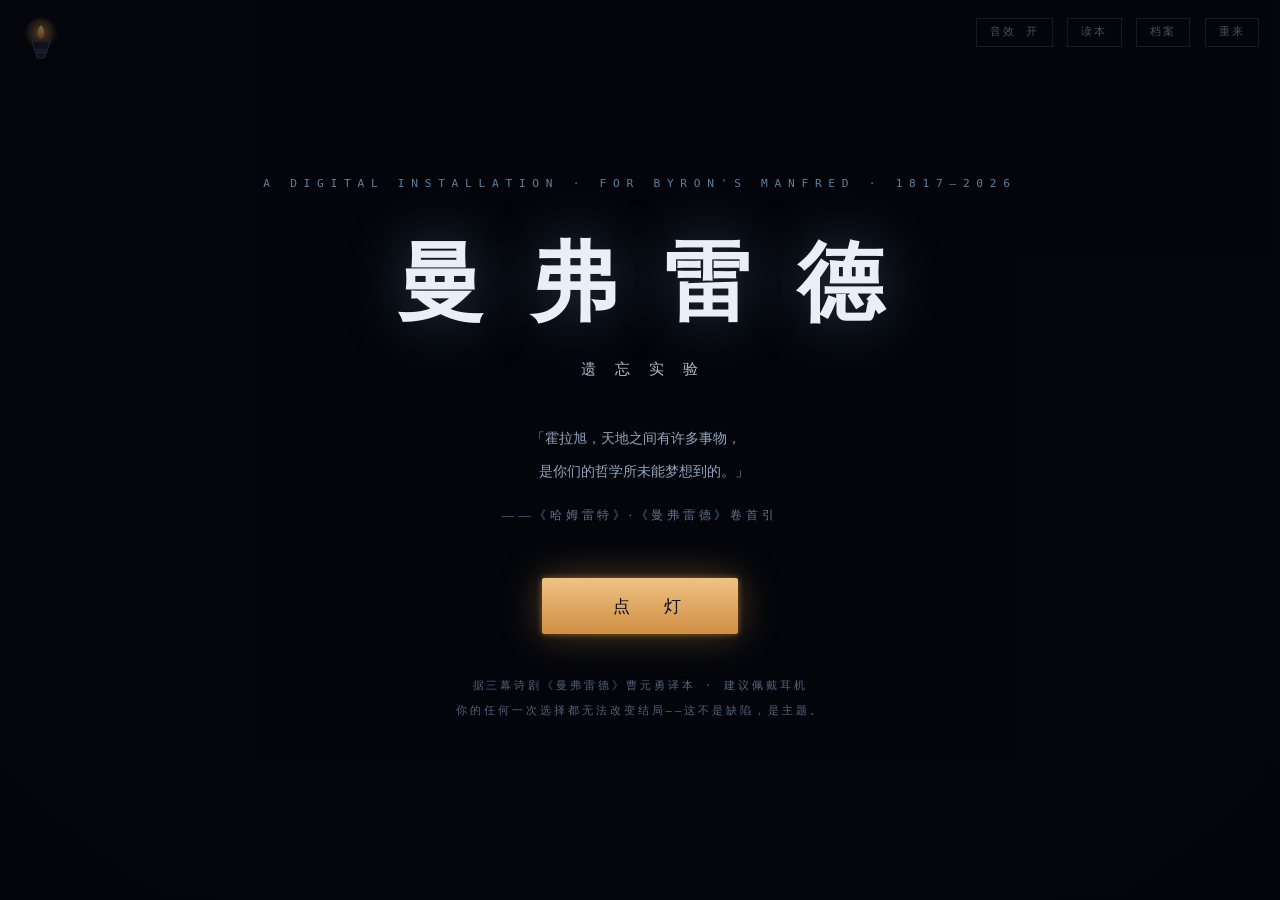
<file: index.html>
<!DOCTYPE html>
<html lang="zh-CN">
<head>
<meta charset="UTF-8">
<meta name="viewport" content="width=device-width, initial-scale=1.0">
<title>曼弗雷德：遗忘实验 · 剧场与展馆</title>
<meta name="description" content="以拜伦《曼弗雷德》（曹元勇译）为锚点的数字美术馆：剧场《遗忘实验》与展馆《午夜，一盏灯》——同一部诗剧的两次空间化。">
<link rel="stylesheet" href="assets/css/installation.css">
</head>
<body class="installation">

<canvas id="stage" aria-hidden="true"></canvas>
<div id="vignette" aria-hidden="true"></div>

<!-- 油灯 HUD -->
<div id="lamp-hud" aria-hidden="true">
  <svg viewBox="0 0 40 46" width="40" height="46">
    <defs>
      <radialGradient id="lh-halo" cx="50%" cy="42%" r="50%">
        <stop offset="0%" stop-color="#e8a24b" stop-opacity=".8"/>
        <stop offset="100%" stop-color="#e8a24b" stop-opacity="0"/>
      </radialGradient>
      <linearGradient id="lh-flame" x1="0" y1="1" x2="0" y2="0">
        <stop offset="0%" stop-color="#c96f2e"/>
        <stop offset="55%" stop-color="#eebb72"/>
        <stop offset="100%" stop-color="#f8e3ae"/>
      </linearGradient>
    </defs>
    <circle class="halo" cx="20" cy="18" r="17" fill="url(#lh-halo)"/>
    <path class="flame" d="M20 8 C24.6 14, 24.2 19, 20 22 C15.8 19, 15.4 14, 20 8 Z" fill="url(#lh-flame)"/>
    <path d="M11 24 h18 l-2.4 9 h-13.2 Z" fill="#1b2233" stroke="#41506b" stroke-width="1"/>
    <rect x="13" y="33" width="14" height="3" fill="#2a3450"/>
    <path d="M15 36 h10 l-1.4 5 h-7.2 Z" fill="#1b2233" stroke="#41506b" stroke-width="1"/>
  </svg>
</div>

<!-- HUD -->
<div id="hud">
  <button id="audio-toggle" class="hud-btn" type="button">音效 开</button>
  <a class="hud-btn" href="read.html">读本</a>
  <a class="hud-btn" href="atlas.html">档案</a>
  <button id="restart-btn" class="hud-btn" type="button">重来</button>
</div>

<!-- 竖排幕次 -->
<div id="scene-title" aria-live="polite"></div>

<!-- 剧场 -->
<main id="theater">
  <div id="text-column" aria-live="polite"></div>
</main>

<div id="choices" role="group" aria-label="选择"></div>
<div id="advance-hint">轻触 · 继续</div>

<!-- 入场门：点灯 → 门厅 -->
<div id="gate">
  <div id="gate-front">
    <div class="eyebrow">A DIGITAL INSTALLATION · FOR BYRON'S MANFRED · 1817—2026</div>
    <h1>曼弗雷德</h1>
    <div class="sub">遗 忘 实 验</div>
    <p class="epigraph">
      「霍拉旭，天地之间有许多事物，<br>
      <span class="hang-end">是你们的哲学所未能梦想到的。」</span>
      <span class="src">——《哈姆雷特》·《曼弗雷德》卷首引</span>
    </p>
    <button id="light-btn" type="button">点 灯</button>
    <div class="fine">
      据三幕诗剧《曼弗雷德》曹元勇译本 · 建议佩戴耳机<br>
      你的任何一次选择都无法改变结局——这不是缺陷，是主题。
    </div>
  </div>

  <div id="foyer" class="hidden">
    <div class="eyebrow">门 厅 · 灯 已 点 亮</div>
    <p class="thesis">
      同一部诗剧的两次空间化——<br>
      一次在时间里发生，一次在空间里重演。<br>
      两扇门通向同一个结局：你的任何选择都无法改变它。
    </p>
    <div class="doors">
      <a class="door" id="door-theater" href="#theater-door">
        <span class="door-no">其一 · 剧场</span>
        <span class="door-name">遗忘实验</span>
        <span class="door-desc">三幕交互叙事 · 生成音景<br>约十余分钟 · 灯焰伴你至终幕</span>
        <span class="door-go">入 戏</span>
      </a>
      <a class="door door-museum" id="door-museum" href="exhibition.html">
        <span class="door-no">其二 · 展馆</span>
        <span class="door-name">午夜，一盏灯</span>
        <span class="door-desc">九厅展线 · 随行灯卡逐厅变暗<br>约 15–20 分钟 · 脚印留在雪里</span>
        <span class="door-go">步 入</span>
      </a>
    </div>
    <div class="wing">
      <a href="read.html">读本<span>曹元勇译全剧 · 联动目次</span></a>
      <a href="essays.html">文集<span>六篇解读</span></a>
      <a href="atlas.html">档案<span>两百年回声</span></a>
    </div>
  </div>
</div>

<script src="assets/js/audio.js"></script>
<script src="assets/js/scenes.js"></script>
<script src="assets/js/installation.js"></script>
</body>
</html>
</file>
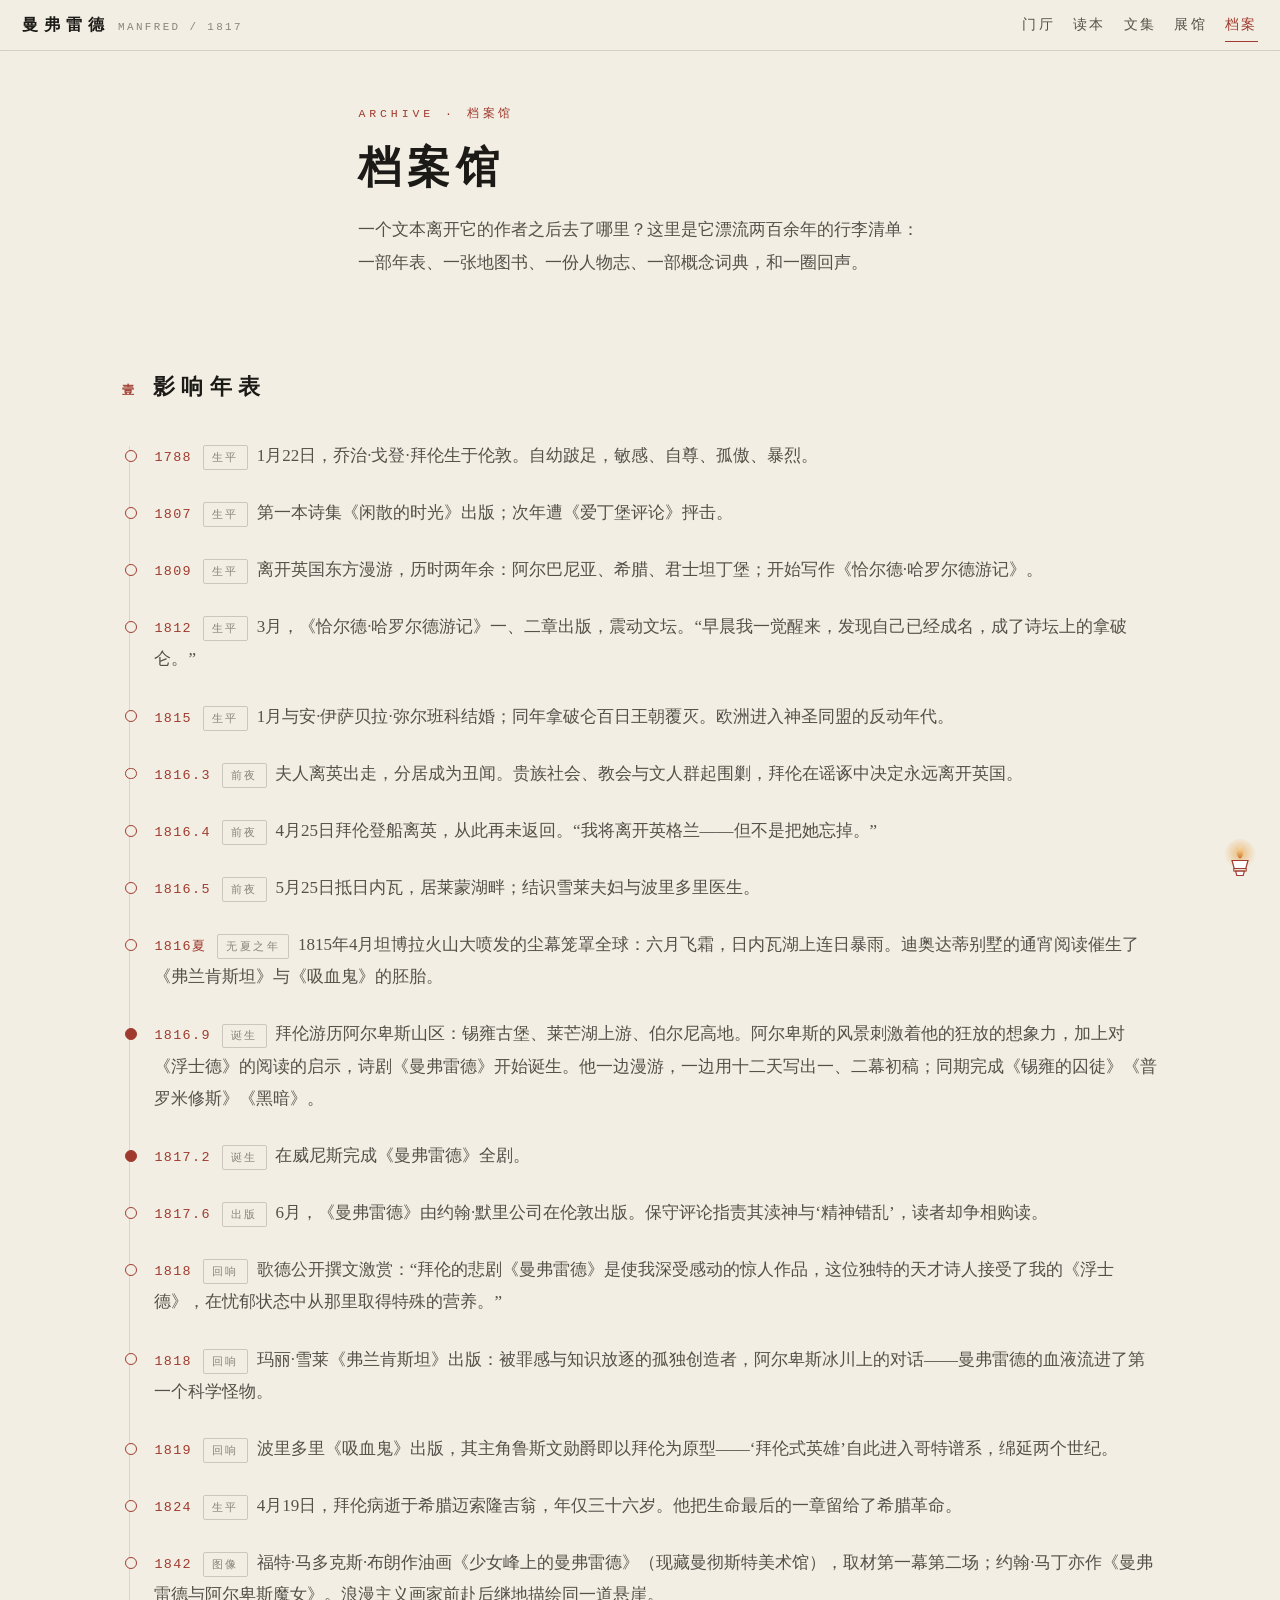
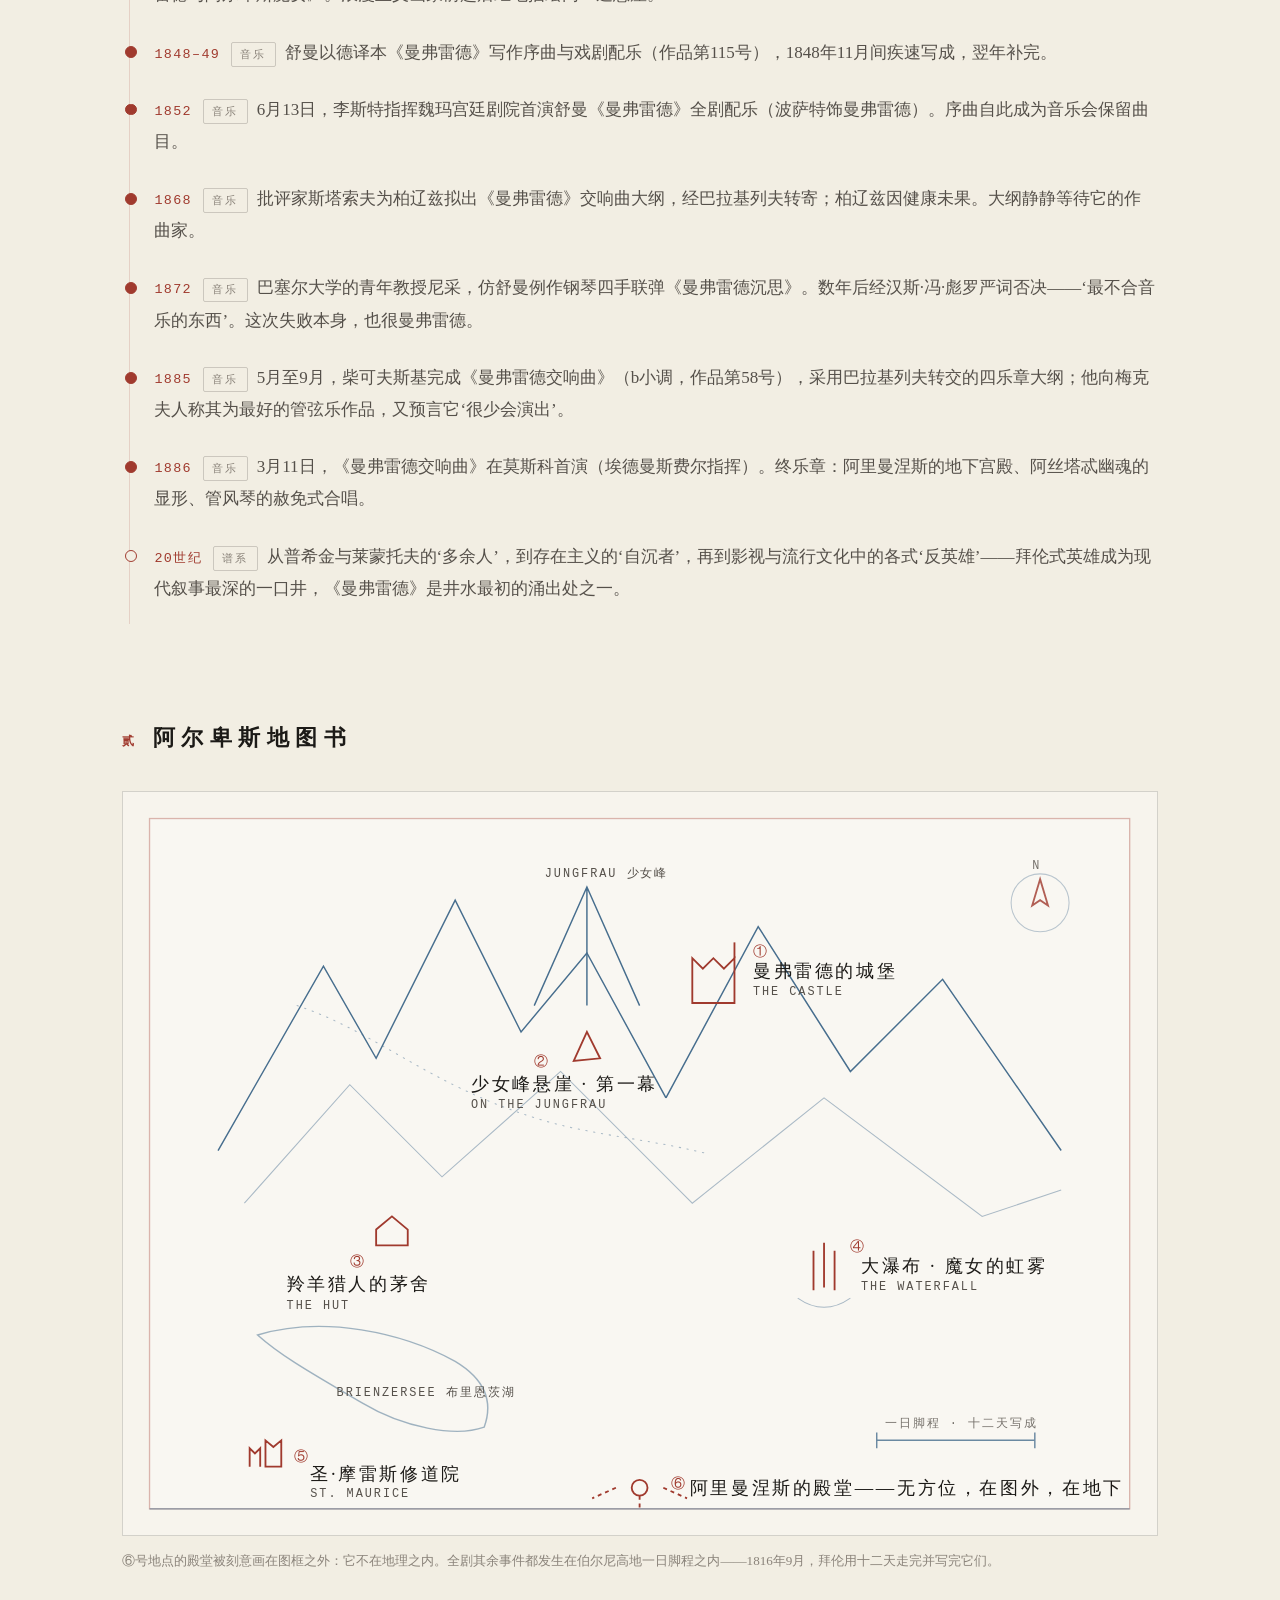
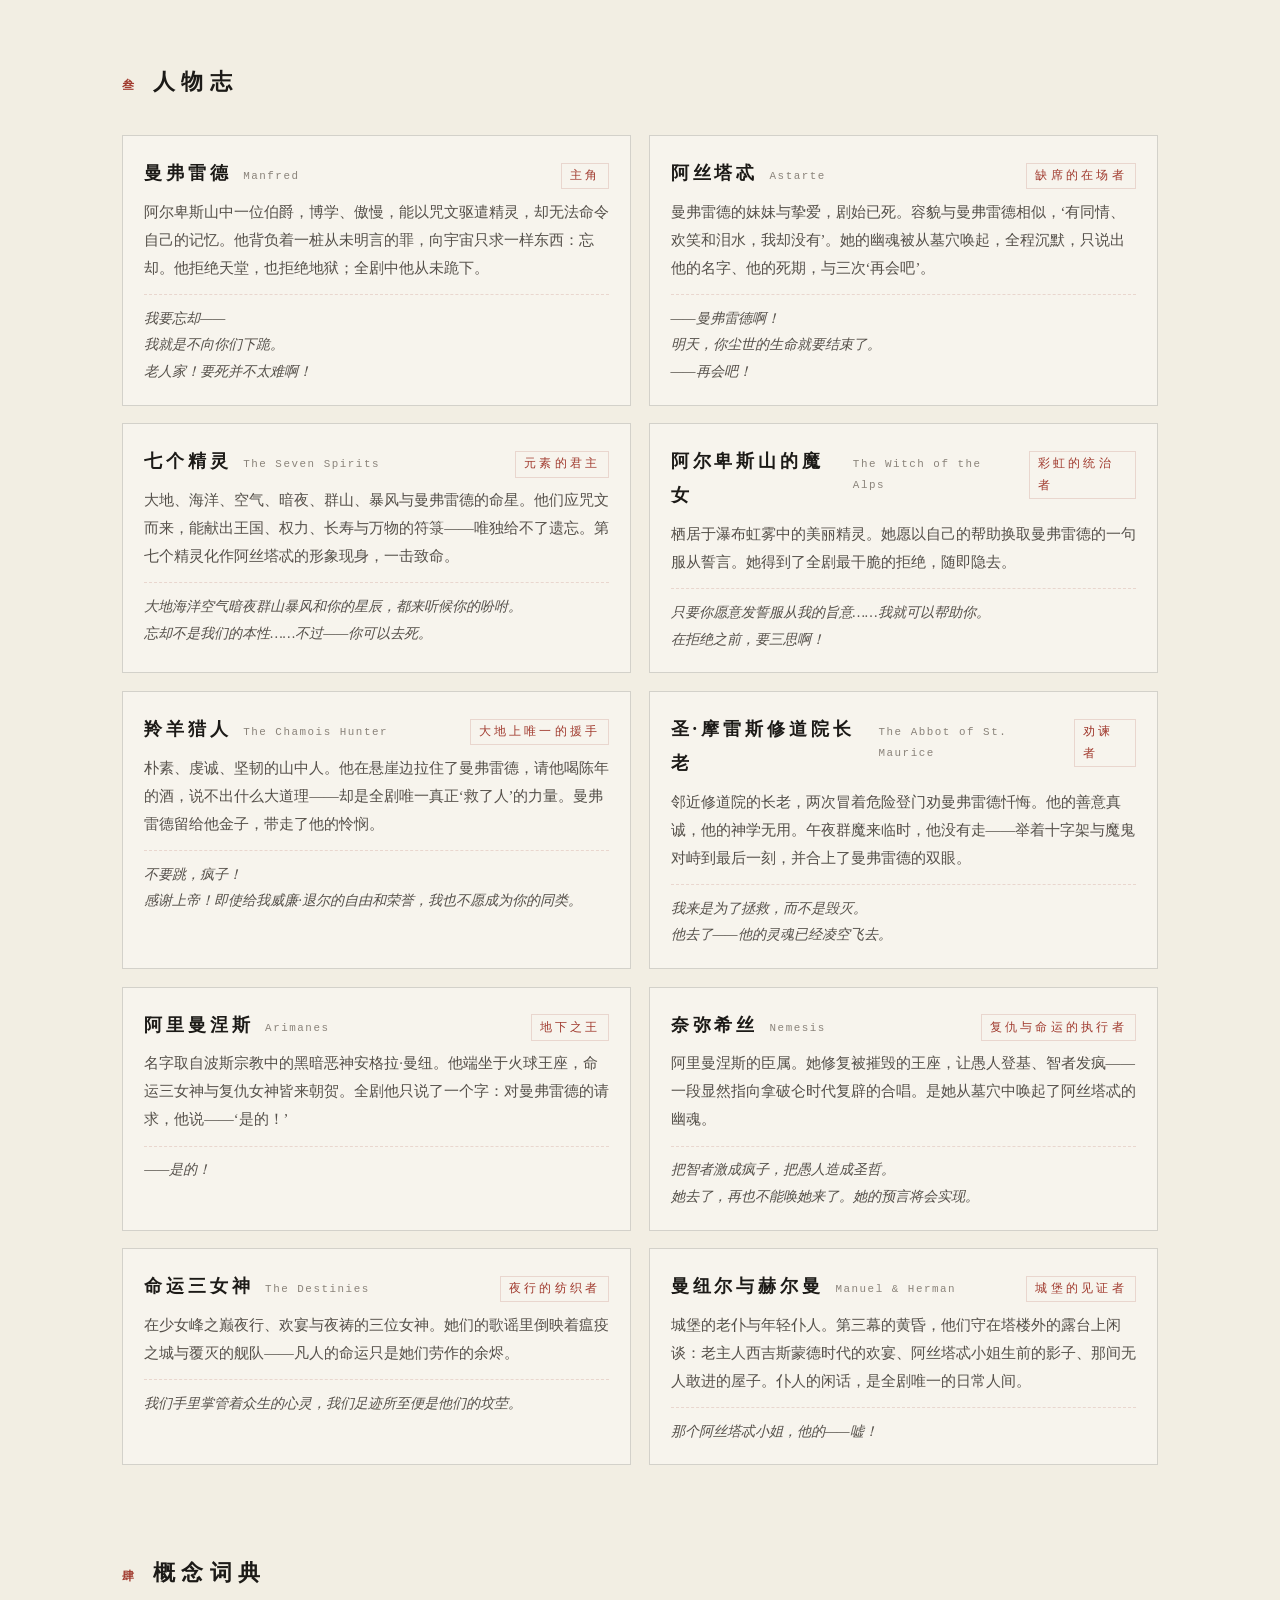
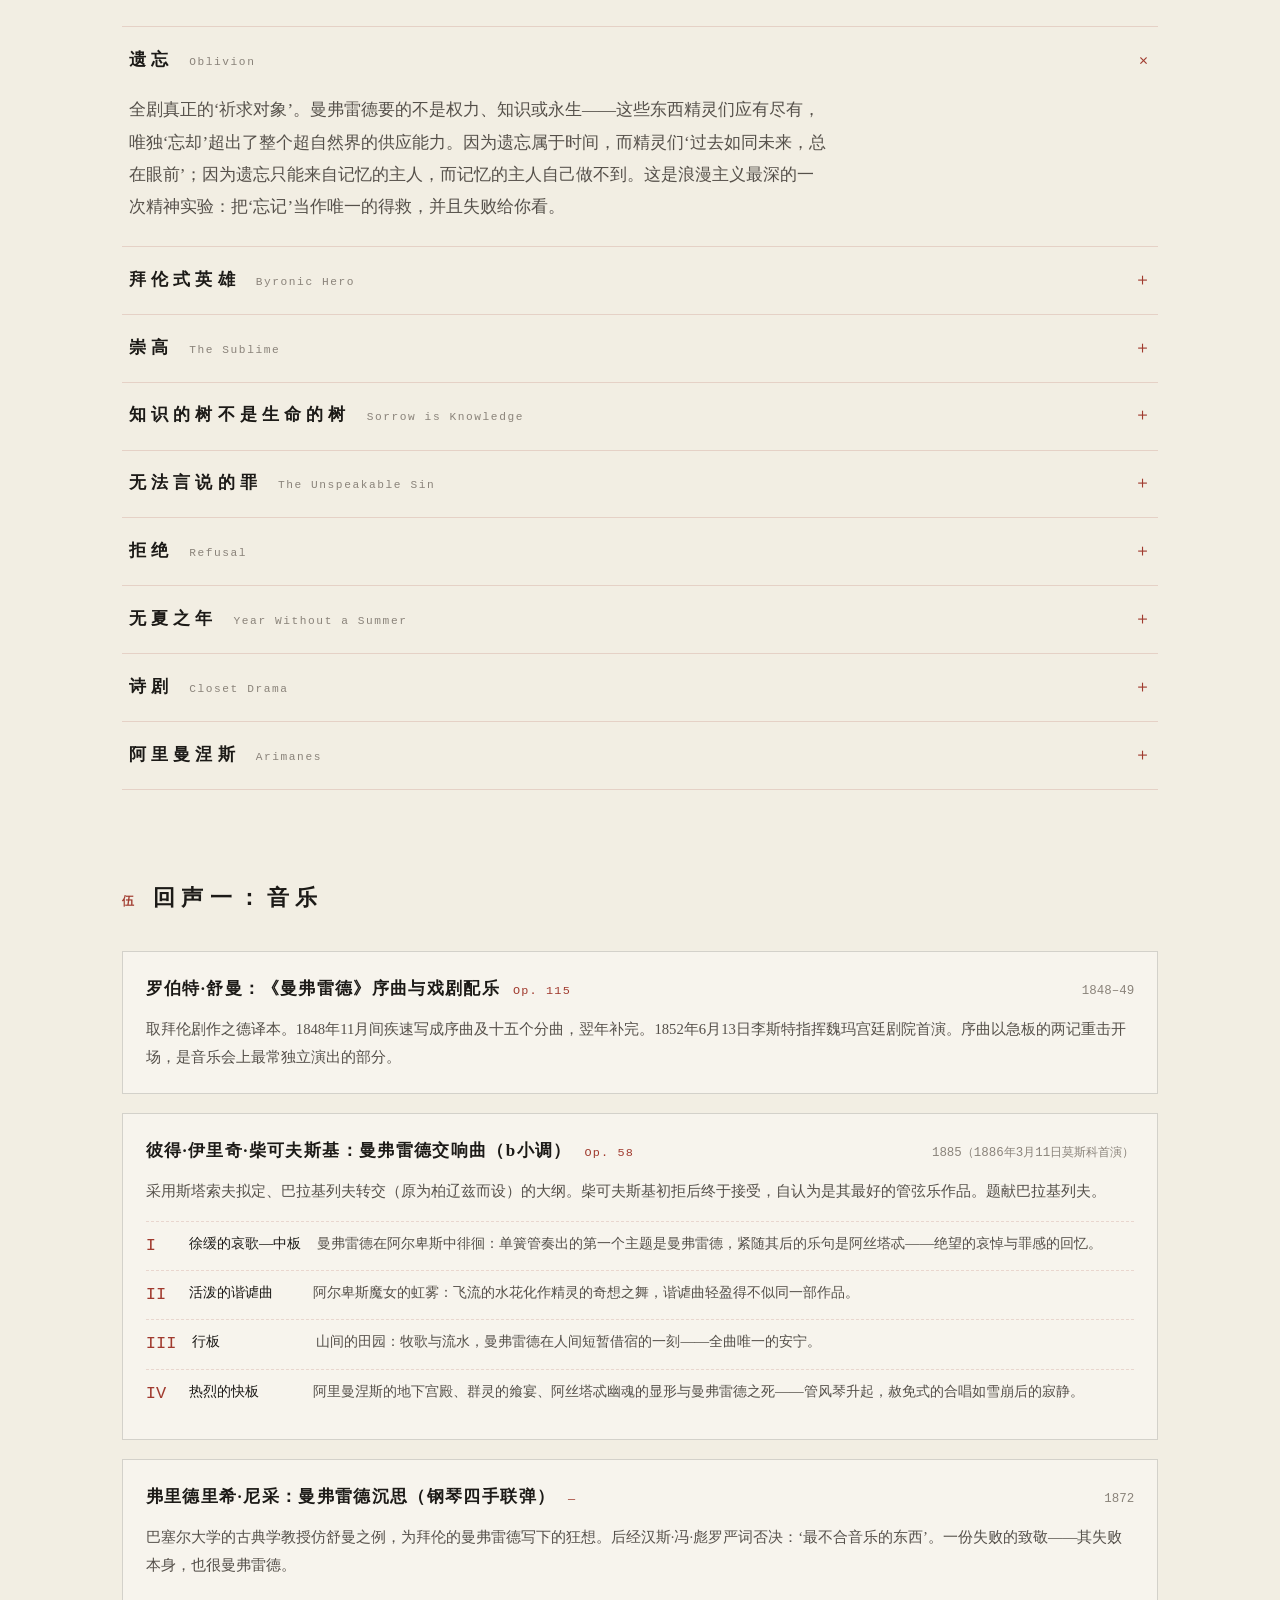
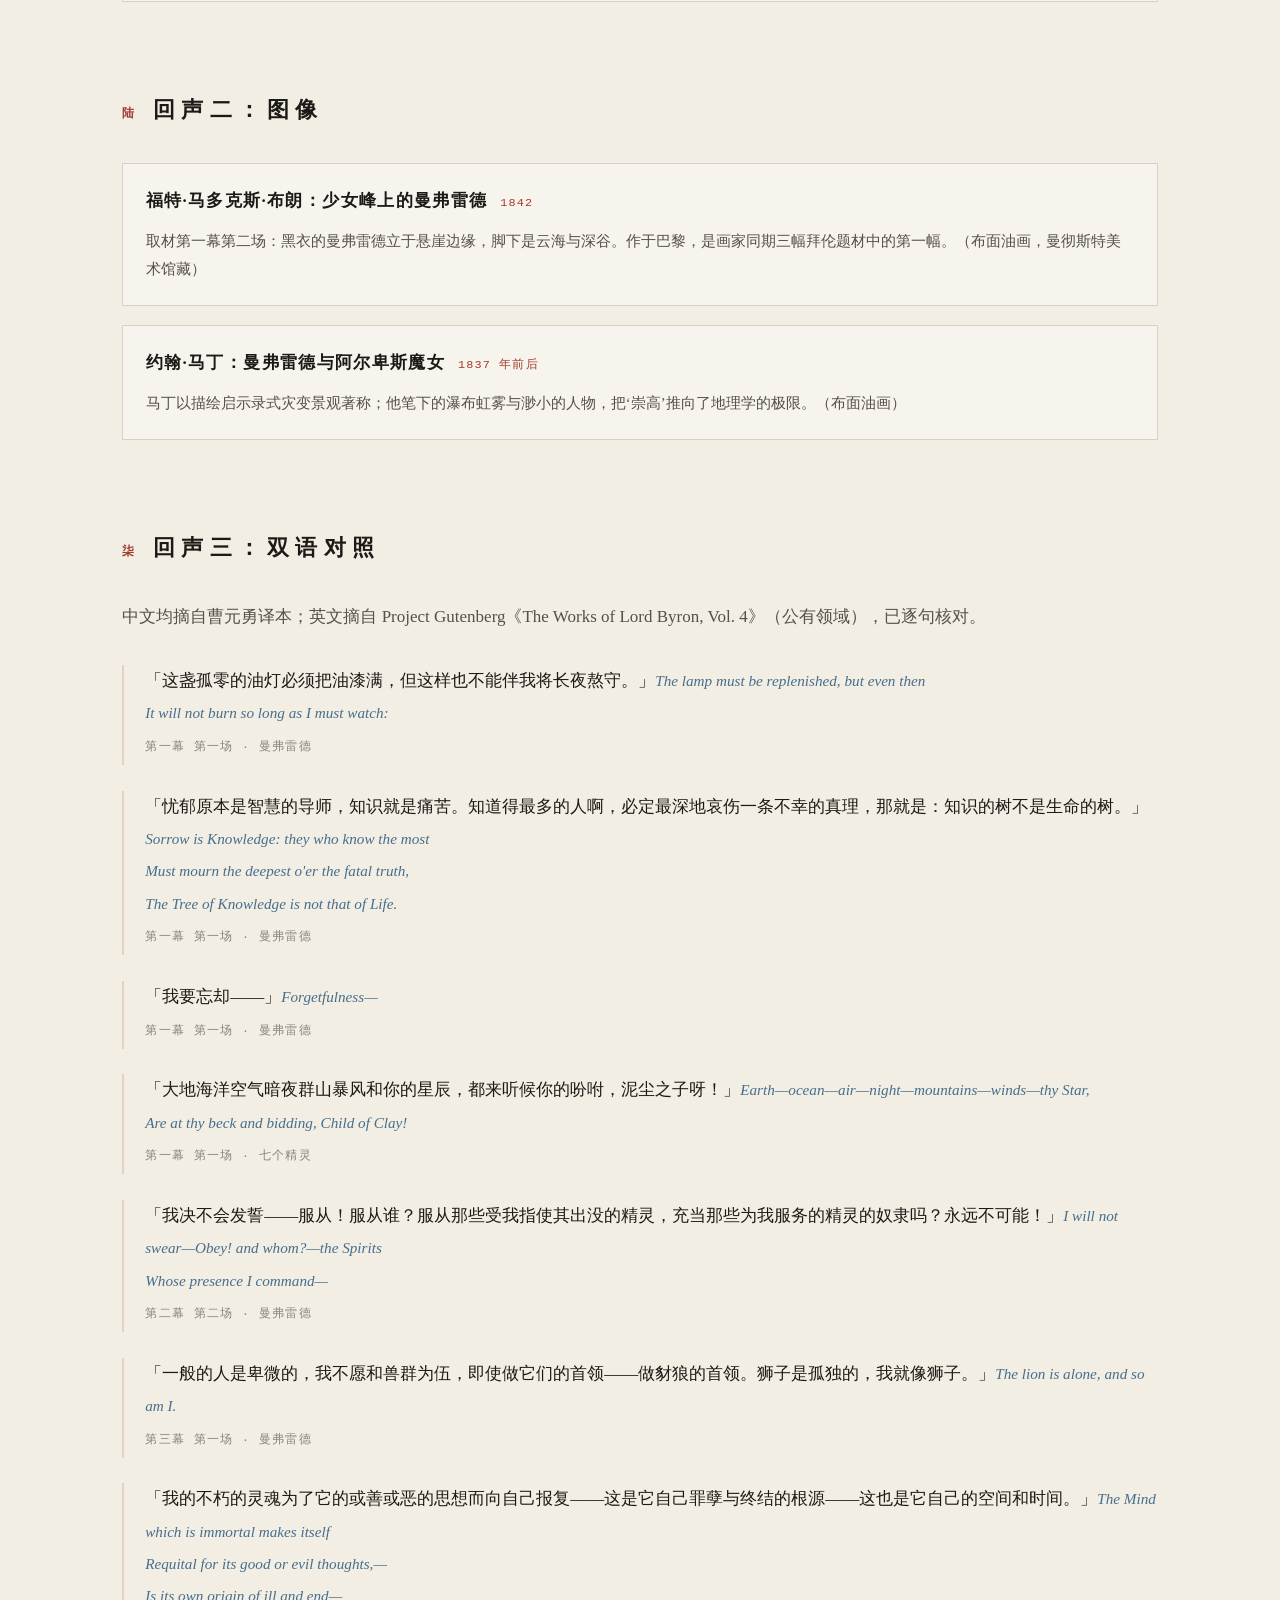
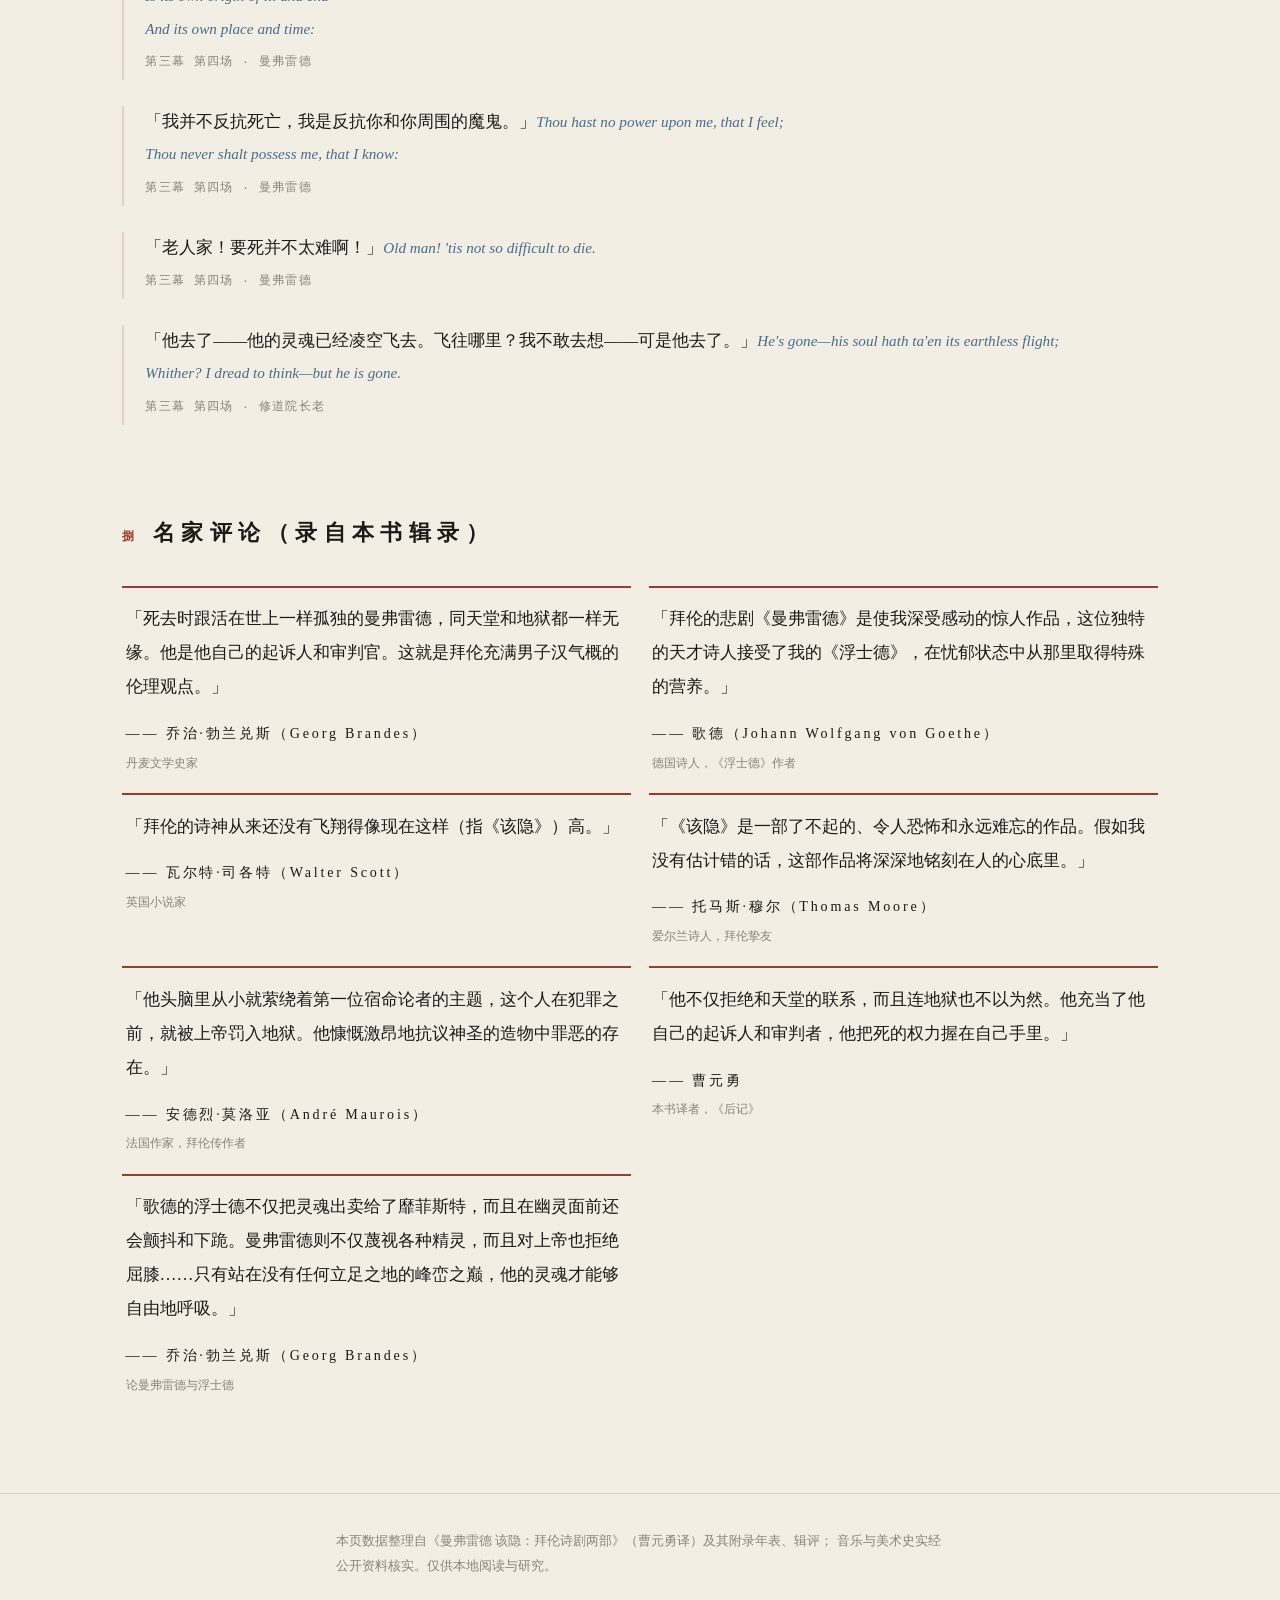
<file: atlas.html>
<!DOCTYPE html>
<html lang="zh-CN">
<head>
<meta charset="UTF-8">
<meta name="viewport" content="width=device-width, initial-scale=1.0">
<title>档案馆 · 曼弗雷德：遗忘实验</title>
<meta name="description" content="《曼弗雷德》影响年表、阿尔卑斯地图书、人物志、概念词典、名家评论与双语对照。">
<link rel="stylesheet" href="assets/css/site.css">
</head>
<body>
<header class="site-nav">
  <a class="brand" href="index.html"><span class="cn">曼弗雷德</span><span class="en">MANFRED / 1817</span></a>
  <nav>
    <a href="index.html">门厅</a>
    <a href="read.html">读本</a>
    <a href="essays.html">文集</a>
    <a href="exhibition.html">展馆</a>
    <a href="atlas.html" aria-current="page">档案</a>
  </nav>
</header>

<div class="page-head">
  <div class="eyebrow">ARCHIVE · 档案馆</div>
  <h1>档案馆</h1>
  <p class="lede">一个文本离开它的作者之后去了哪里？这里是它漂流两百余年的行李清单：一部年表、一张地图书、一份人物志、一部概念词典，和一圈回声。</p>
</div>

<!-- ================= 年表 ================= -->
<section class="atlas-section" id="sec-timeline">
  <h2><span class="no">壹</span>影响年表</h2>
  <ul class="timeline" id="timeline"></ul>
</section>

<!-- ================= 地图 ================= -->
<section class="atlas-section" id="sec-map">
  <h2><span class="no">贰</span>阿尔卑斯地图书</h2>
  <div class="map-wrap">
    <svg viewBox="0 0 760 540" role="img" aria-label="《曼弗雷德》事件地图书：伯尔尼阿尔卑斯">
      <defs>
        <style>
          .ink { stroke: #476e8e; fill: none; stroke-width: 1.1; }
          .ink-soft { stroke: #476e8e; opacity: .45; fill: none; stroke-width: .8; }
          .lbl { font-family: "Noto Serif SC","Songti SC","STSong",serif; fill: #1c1a17; font-size: 14px; letter-spacing: 2px; }
          .lbl-sm { font-family: ui-monospace,Menlo,monospace; fill: #55504a; font-size: 9px; letter-spacing: 1.5px; }
          .mark-no { font-family: ui-monospace,Menlo,monospace; fill: #a03a2e; font-size: 11px; }
          .mark { fill: none; stroke: #a03a2e; stroke-width: 1.4; }
        </style>
      </defs>
      <rect x="8" y="8" width="744" height="524" fill="rgba(255,255,255,.25)" stroke="#a03a2e" stroke-opacity=".35" stroke-width="1"/>

      <!-- 冰川与湖 -->
      <path class="ink-soft" d="M120 150 C180 170, 220 210, 300 235 C340 248, 380 250, 430 262" stroke-dasharray="1 5" stroke-linecap="round"/>
      <path class="ink" d="M90 400 C140 385, 200 398, 240 420 C260 432, 270 448, 262 470 C240 478, 200 470, 170 452 C140 434, 110 418, 90 400 Z" opacity=".5"/>
      <text class="lbl-sm" x="150" y="446">BRIENZERSEE 布里恩茨湖</text>

      <!-- 山脊群 -->
      <path class="ink" d="M60 260 L140 120 L180 190 L240 70 L290 170 L340 110 L400 220"/>
      <path class="ink" d="M400 220 L470 90 L540 200 L610 130 L700 260"/>
      <path class="ink-soft" d="M80 300 L160 210 L230 280 L320 200 L420 300 L520 220 L640 310 L700 290"/>

      <!-- 少女峰三峰 -->
      <path class="ink" d="M300 150 L340 60 L380 150 M340 60 L340 150" />
      <text class="lbl-sm" x="308" y="52">JUNGFRAU 少女峰</text>

      <!-- ① 城堡 -->
      <g>
        <path class="mark" d="M420 148 l0 -34 l8 8 l8 -8 l8 8 l8 -8 l0 34 Z"/>
        <line class="mark" x1="452" y1="114" x2="452" y2="102"/>
        <text class="mark-no" x="466" y="112">①</text>
        <text class="lbl" x="466" y="128">曼弗雷德的城堡</text>
        <text class="lbl-sm" x="466" y="142">THE CASTLE</text>
      </g>

      <!-- ② 悬崖（跳崖处） -->
      <g>
        <path class="mark" d="M340 170 l10 20 l-20 2 Z"/>
        <text class="mark-no" x="300" y="196">②</text>
        <text class="lbl" x="252" y="214">少女峰悬崖 · 第一幕</text>
        <text class="lbl-sm" x="252" y="228">ON THE JUNGFRAU</text>
      </g>

      <!-- ③ 猎人茅舍 -->
      <g>
        <path class="mark" d="M180 320 l12 -10 l12 10 l0 12 l-24 0 Z"/>
        <text class="mark-no" x="160" y="348">③</text>
        <text class="lbl" x="112" y="366">羚羊猎人的茅舍</text>
        <text class="lbl-sm" x="112" y="380">THE HUT</text>
      </g>

      <!-- ④ 瀑布与魔女 -->
      <g>
        <path class="mark" d="M520 330 c0 14, 0 22, 0 34 M512 336 c0 12, 0 20, 0 30 M528 336 c0 12, 0 20, 0 30"/>
        <path class="ink-soft" d="M500 372 q20 14, 40 0"/>
        <text class="mark-no" x="540" y="336">④</text>
        <text class="lbl" x="548" y="352">大瀑布 · 魔女的虹雾</text>
        <text class="lbl-sm" x="548" y="366">THE WATERFALL</text>
      </g>

      <!-- ⑤ 修道院 -->
      <g>
        <path class="mark" d="M96 500 l0 -20 l6 5 l6 -5 l0 20 Z M84 500 l0 -14 l4 4 l4 -4 l0 14"/>
        <text class="mark-no" x="118" y="496">⑤</text>
        <text class="lbl" x="130" y="510">圣·摩雷斯修道院</text>
        <text class="lbl-sm" x="130" y="523">ST. MAURICE</text>
      </g>

      <!-- ⑥ 阿里曼涅斯殿堂：画在地图边界之外的地底 -->
      <g>
        <path class="ink" d="M8 532 l744 0" opacity=".6"/>
        <circle class="mark" cx="380" cy="516" r="6"/>
        <path class="mark" d="M380 522 l0 10 M362 516 l-18 8 M398 516 l18 8" stroke-dasharray="3 3"/>
        <text class="mark-no" x="404" y="516">⑥</text>
        <text class="lbl" x="418" y="521">阿里曼涅斯的殿堂——无方位，在图外，在地下</text>
      </g>

      <!-- 罗盘与比例尺 -->
      <g opacity=".8">
        <circle class="ink-soft" cx="684" cy="72" r="22"/>
        <path class="mark" d="M684 54 l6 20 l-6 -4 l-6 4 Z"/>
        <text class="lbl-sm" x="678" y="46">N</text>
      </g>
      <g opacity=".8">
        <line class="ink" x1="560" y1="480" x2="680" y2="480"/>
        <line class="ink" x1="560" y1="474" x2="560" y2="486"/>
        <line class="ink" x1="680" y1="474" x2="680" y2="486"/>
        <text class="lbl-sm" x="566" y="470">一日脚程 · 十二天写成</text>
      </g>
    </svg>
  </div>
  <p class="map-note">⑥号地点的殿堂被刻意画在图框之外：它不在地理之内。全剧其余事件都发生在伯尔尼高地一日脚程之内——1816年9月，拜伦用十二天走完并写完它们。</p>
</section>

<!-- ================= 人物志 ================= -->
<section class="atlas-section" id="sec-people">
  <h2><span class="no">叁</span>人物志</h2>
  <div class="people-grid" id="people"></div>
</section>

<!-- ================= 概念词典 ================= -->
<section class="atlas-section" id="sec-concepts">
  <h2><span class="no">肆</span>概念词典</h2>
  <div class="concept-list" id="concepts"></div>
</section>

<!-- ================= 音乐与图像 ================= -->
<section class="atlas-section" id="sec-music">
  <h2><span class="no">伍</span>回声一：音乐</h2>
  <div id="music"></div>
</section>

<section class="atlas-section" id="sec-paintings">
  <h2><span class="no">陆</span>回声二：图像</h2>
  <div id="paintings"></div>
</section>

<!-- ================= 双语对照 ================= -->
<section class="atlas-section" id="sec-bilingual">
  <h2><span class="no">柒</span>回声三：双语对照</h2>
  <p class="lede" style="margin-bottom:2rem; color: var(--ink-soft);">中文均摘自曹元勇译本；英文摘自 Project Gutenberg《The Works of Lord Byron, Vol. 4》（公有领域），已逐句核对。</p>
  <div class="bilingual-list" id="bilingual"></div>
</section>

<!-- ================= 名家评论 ================= -->
<section class="atlas-section" id="sec-critics">
  <h2><span class="no">捌</span>名家评论（录自本书辑录）</h2>
  <div class="critics" id="critics"></div>
</section>

<footer class="site-footer">
  <div class="inner">
    本页数据整理自《曼弗雷德 该隐：拜伦诗剧两部》（曹元勇译）及其附录年表、辑评；
    音乐与美术史实经公开资料核实。仅供本地阅读与研究。
  </div>
</footer>

<button class="lamp-widget" id="lamp-widget" title="回到顶部" aria-label="回到顶部">
  <svg viewBox="0 0 44 44" width="44" height="44">
    <defs>
      <radialGradient id="lw-halo3" cx="50%" cy="45%" r="50%">
        <stop offset="0%" stop-color="#e8a24b" stop-opacity=".65"/>
        <stop offset="100%" stop-color="#e8a24b" stop-opacity="0"/>
      </radialGradient>
      <linearGradient id="lw-flame3" x1="0" y1="1" x2="0" y2="0">
        <stop offset="0%" stop-color="#c96f2e"/>
        <stop offset="55%" stop-color="#eebb72"/>
        <stop offset="100%" stop-color="#f8e3ae"/>
      </linearGradient>
    </defs>
    <circle class="halo" cx="22" cy="17" r="16" fill="url(#lw-halo3)"/>
    <path class="flame" d="M22 8 C26.2 13.4, 25.8 18, 22 20.8 C18.2 18, 17.8 13.4, 22 8 Z" fill="url(#lw-flame3)"/>
    <path d="M14 22.5 h16 l-2.2 8 h-11.6 Z" fill="#fff" stroke="#a03a2e" stroke-width="1.2"/>
    <rect x="15.8" y="30.5" width="12.4" height="2.6" fill="#e9e3d3" stroke="#a03a2e" stroke-width="1"/>
    <path d="M17.6 33.1 h8.8 l-1.2 4.4 h-6.4 Z" fill="#fff" stroke="#a03a2e" stroke-width="1.2"/>
  </svg>
</button>

<script src="assets/js/data-curator.js"></script>
<script>
(function () {
  "use strict";
  const C = window.CURATOR;
  const $ = (s) => document.querySelector(s);
  const esc = (s) => s.replace(/&/g, "&amp;").replace(/</g, "&lt;").replace(/>/g, "&gt;");

  /* 年表 */
  $("#timeline").innerHTML = C.timeline.map(e =>
    '<li class="' + (e.tag === "诞生" || e.tag === "音乐" ? "major" : "") + '">' +
    '<span class="yr">' + esc(e.year) + '</span><span class="tag">' + esc(e.tag) + '</span>' +
    '<p>' + esc(e.text) + '</p></li>').join("");

  /* 人物 */
  $("#people").innerHTML = C.characters.map(p =>
    '<article class="person-card"><header><h3>' + esc(p.name) + '</h3>' +
    '<span class="latin">' + esc(p.latin) + '</span><span class="role">' + esc(p.role) + '</span></header>' +
    '<p>' + esc(p.who) + '</p>' +
    '<div class="p-line">' + p.lines.map(l => '<em>' + esc(l) + '</em>').join("<br>") + '</div></article>').join("");

  /* 概念 */
  $("#concepts").innerHTML = C.concepts.map((c, i) =>
    '<details' + (i === 0 ? " open" : "") + '><summary><span class="term">' + esc(c.term) + '</span>' +
    '<span class="latin">' + esc(c.latin) + '</span><span class="plus">＋</span></summary>' +
    '<div class="body">' + esc(c.text) + '</div></details>').join("");

  /* 音乐 */
  $("#music").innerHTML = C.musicworks.map(w =>
    '<article class="work-card"><header><h3>' + esc(w.composer) + '：' + esc(w.work) + '</h3>' +
    '<span class="catalog">' + esc(w.catalog) + '</span><span class="year">' + esc(w.year) + '</span></header>' +
    '<p>' + esc(w.note) + '</p>' +
    (w.movements ? '<ul class="mv">' + w.movements.map(m =>
      '<li><span class="no">' + esc(m.no) + '</span><span class="tempo">' + esc(m.tempo) + '</span><span class="txt">' + esc(m.text) + '</span></li>').join("") + '</ul>' : "") +
    '</article>').join("");

  /* 图像 */
  $("#paintings").innerHTML = C.paintings.map(p =>
    '<article class="work-card"><header><h3>' + esc(p.artist) + '：' + esc(p.title) + '</h3>' +
    '<span class="catalog">' + esc(p.year) + '</span></header><p>' + esc(p.note) + '（' + esc(p.where) + '）</p></article>').join("");

  /* 双语 */
  const byId = Object.fromEntries(C.quotes.map(q => [q.id, q]));
  $("#bilingual").innerHTML = C.bilingual.map(id => {
    const q = byId[id];
    if (!q) return "";
    return '<div class="pair"><p class="zh">「' + esc(q.zh) + '」' +
      (q.en ? '<span class="en">' + esc(q.en).replace(/\//g, "<br>") + '</span>' : "") +
      '<span class="ref">第' + "一二三"[q.act - 1] + '幕 第' + "一二三四"[q.scene - 1] + '场 · ' + esc(q.who) + '</span></div>';
  }).join("");

  /* 名家评论 */
  $("#critics").innerHTML = C.critics.map(c =>
    '<div class="critic-card"><blockquote>「' + esc(c.text) + '」</blockquote>' +
    '<span class="who">—— ' + esc(c.who) + (c.latin ? '（' + esc(c.latin) + '）' : '') + '</span>' +
    '<span class="where">' + esc(c.where) + '</span></div>').join("");

  /* 油灯 */
  const lamp = document.getElementById("lamp-widget");
  lamp.addEventListener("click", () => window.scrollTo({ top: 0, behavior: "smooth" }));
})();
</script>
</body>
</html>
</file>
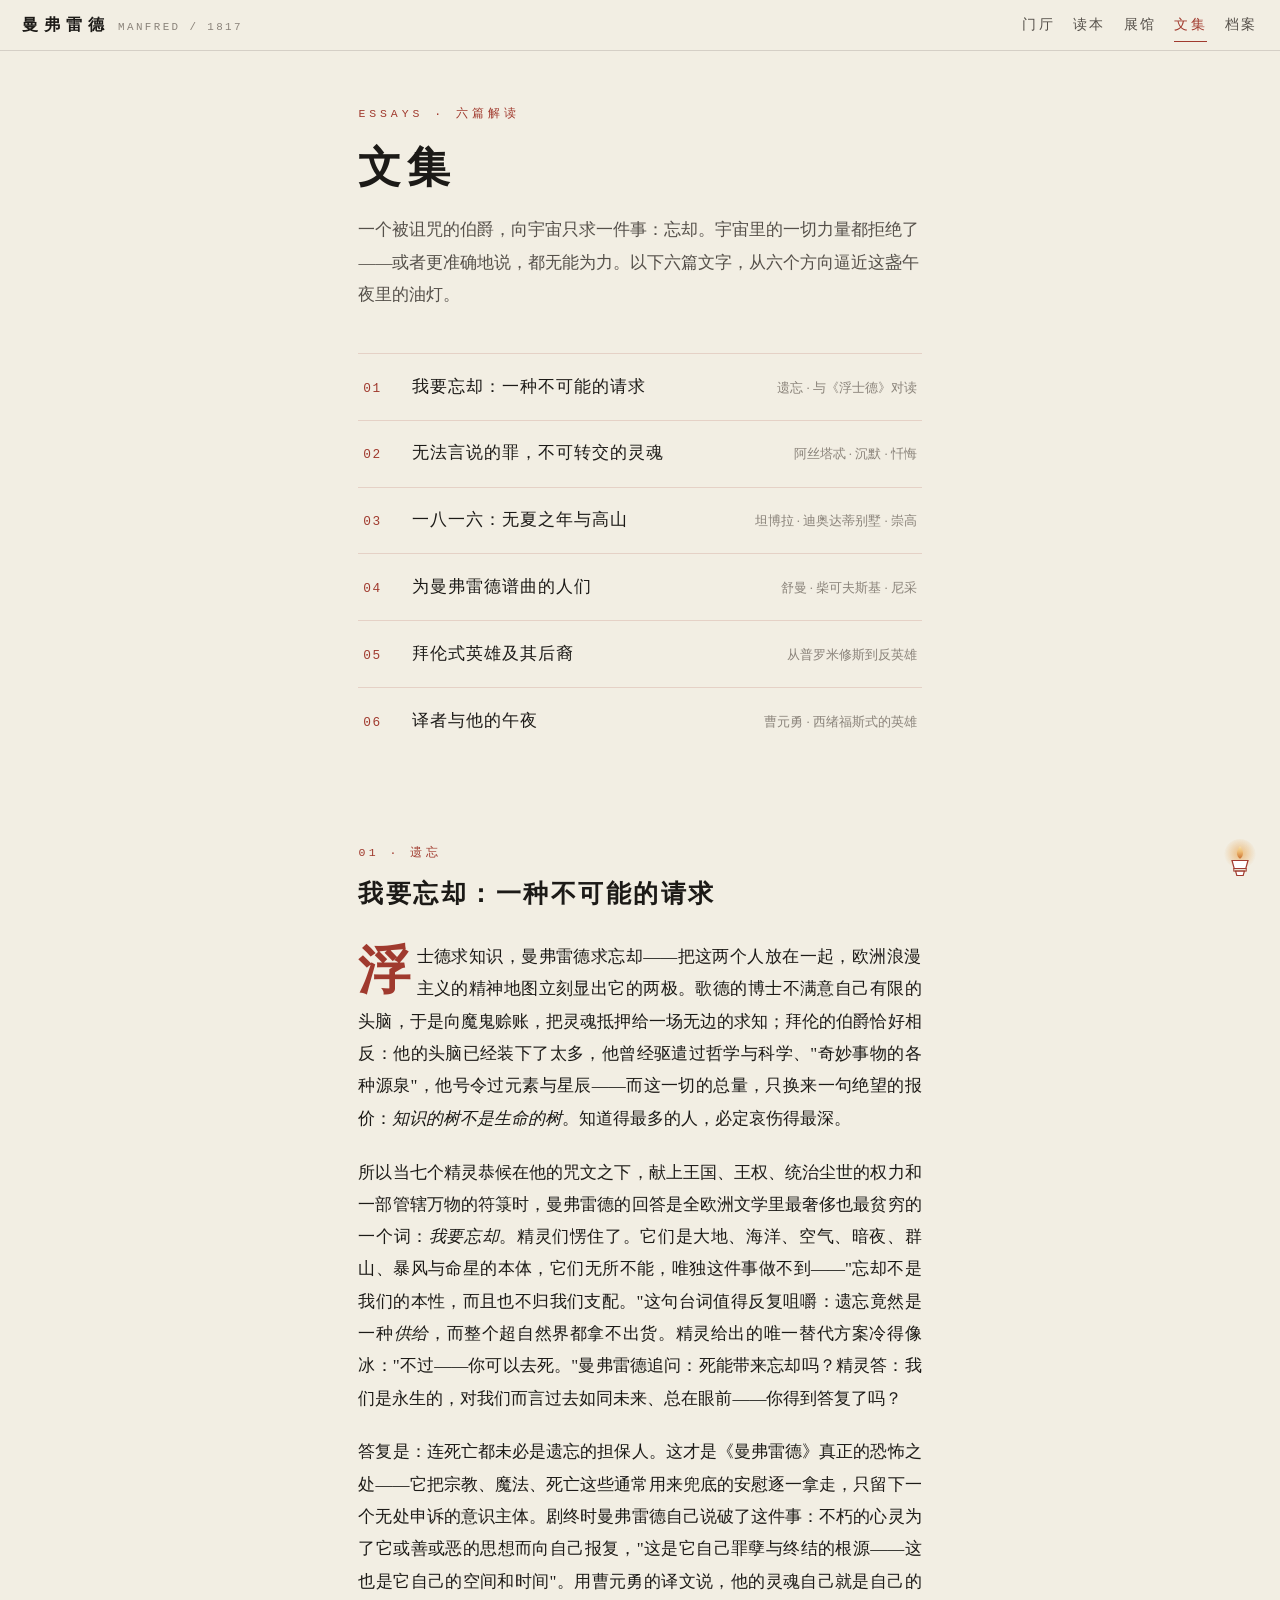
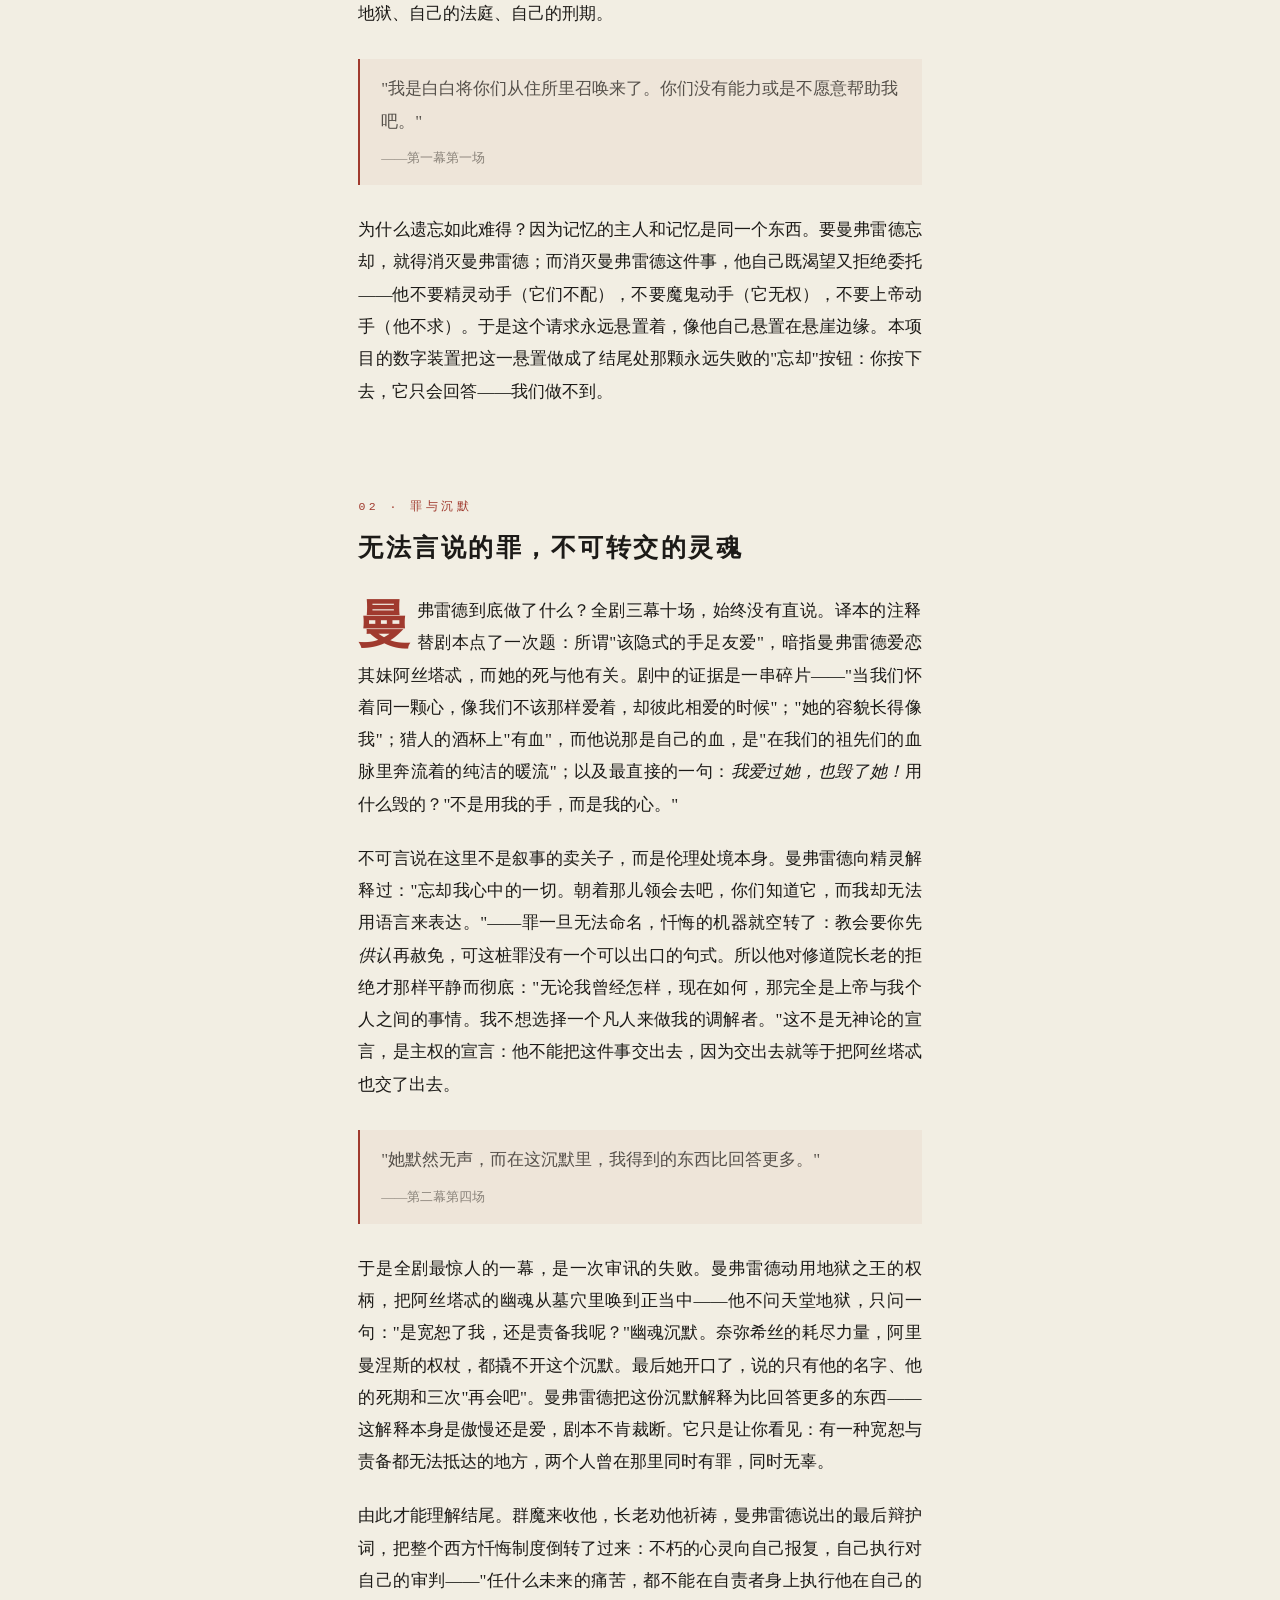
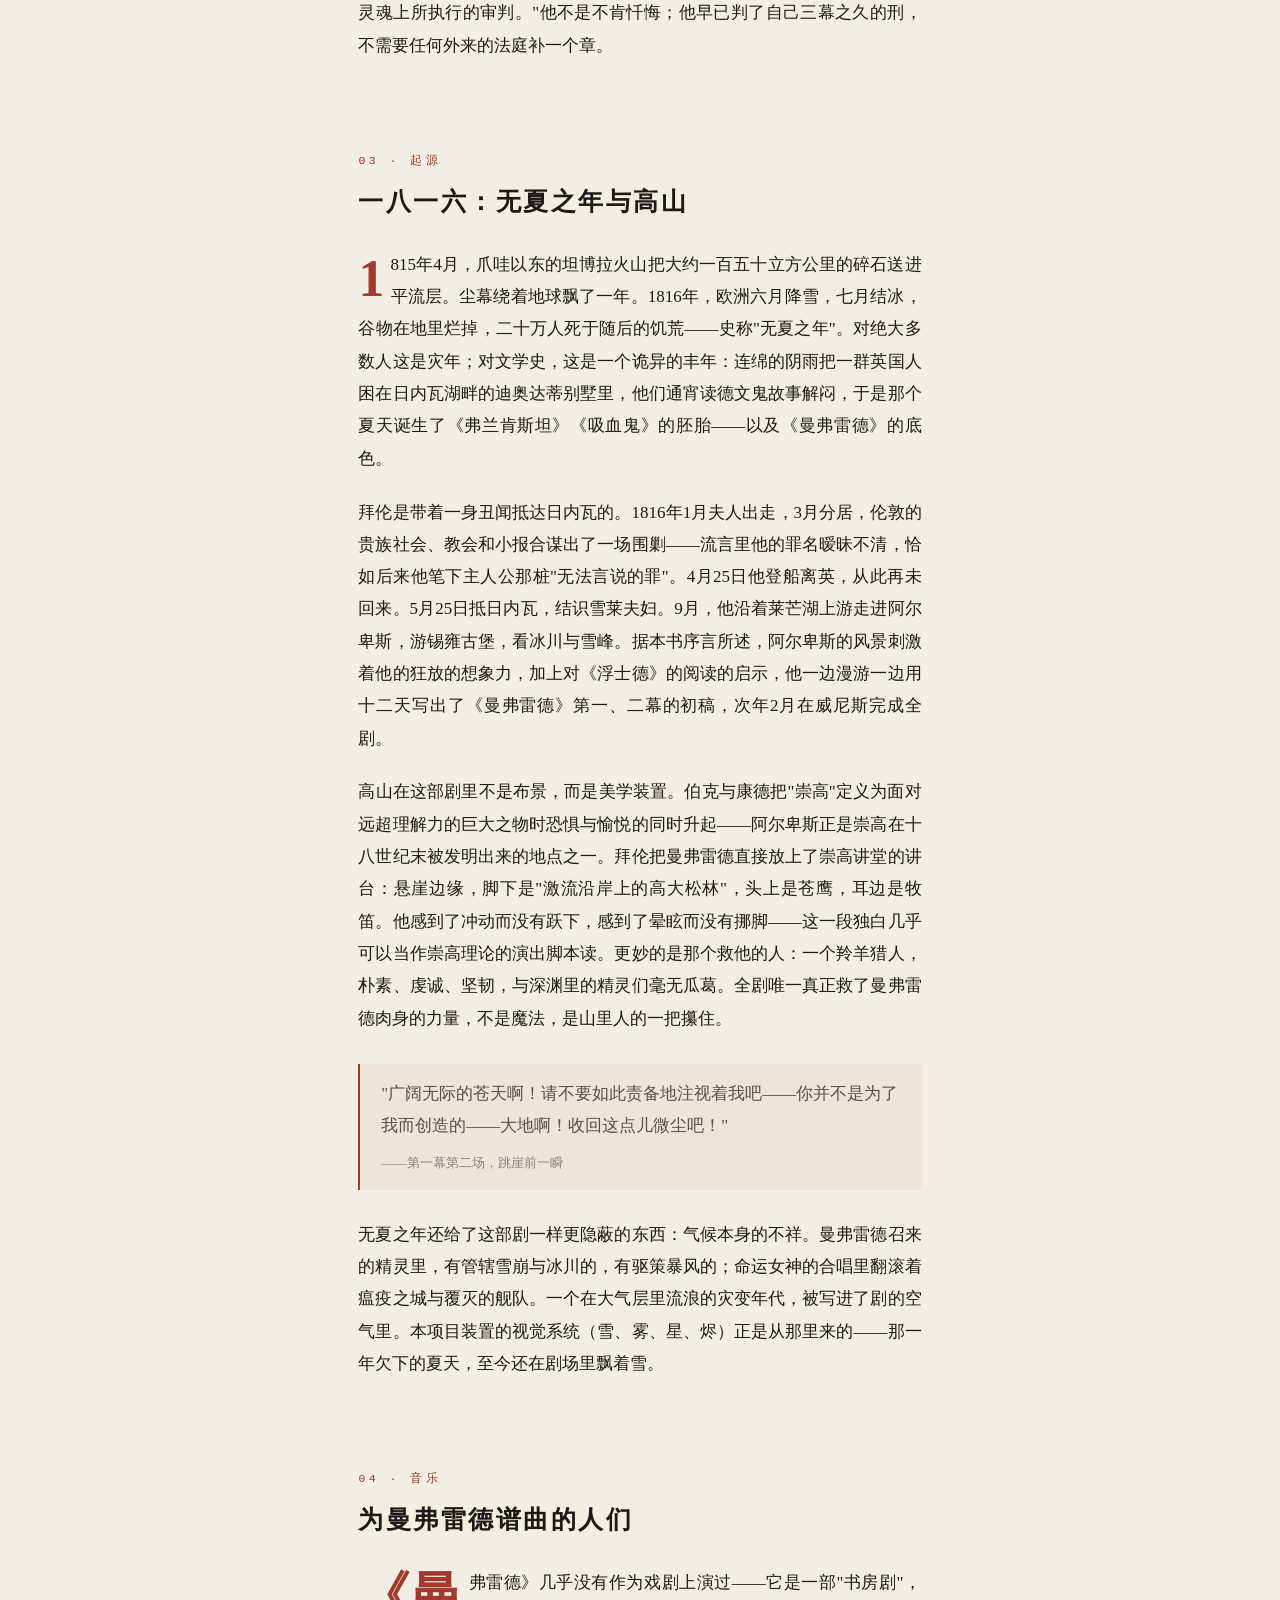
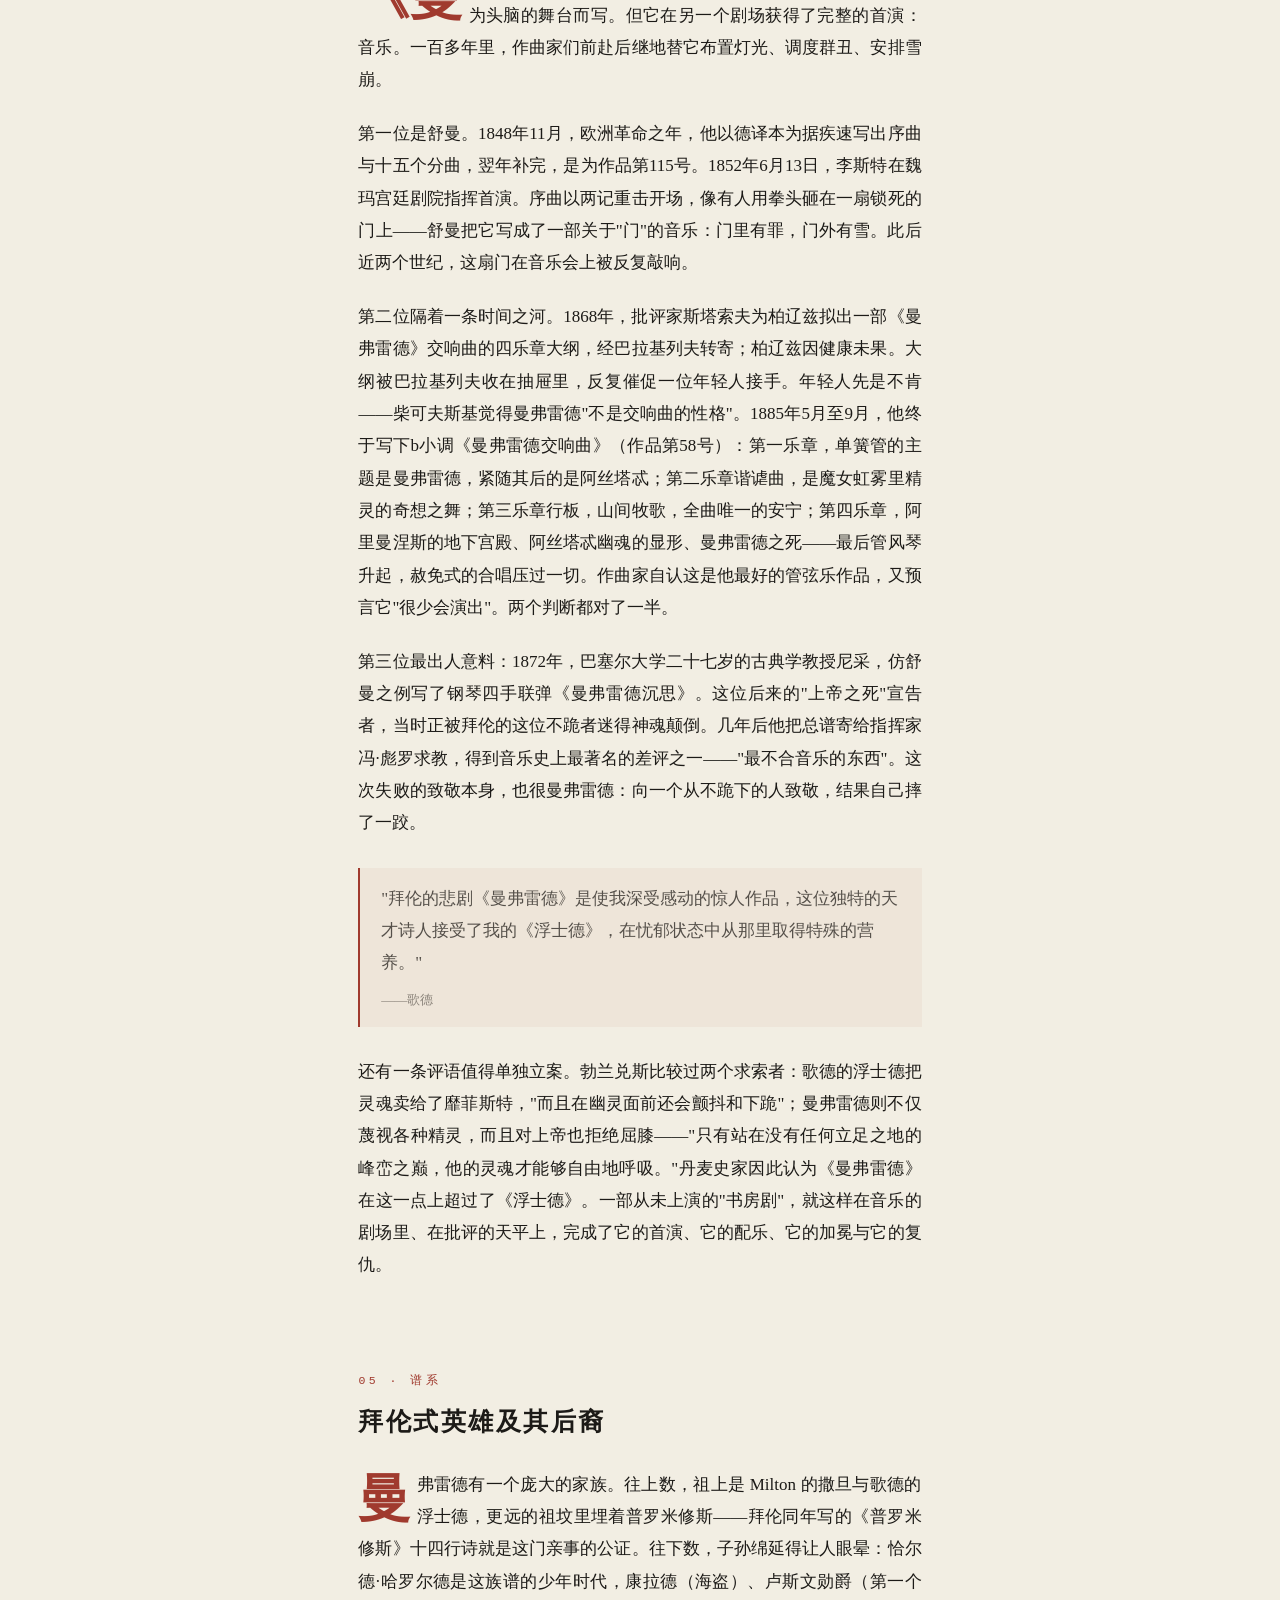
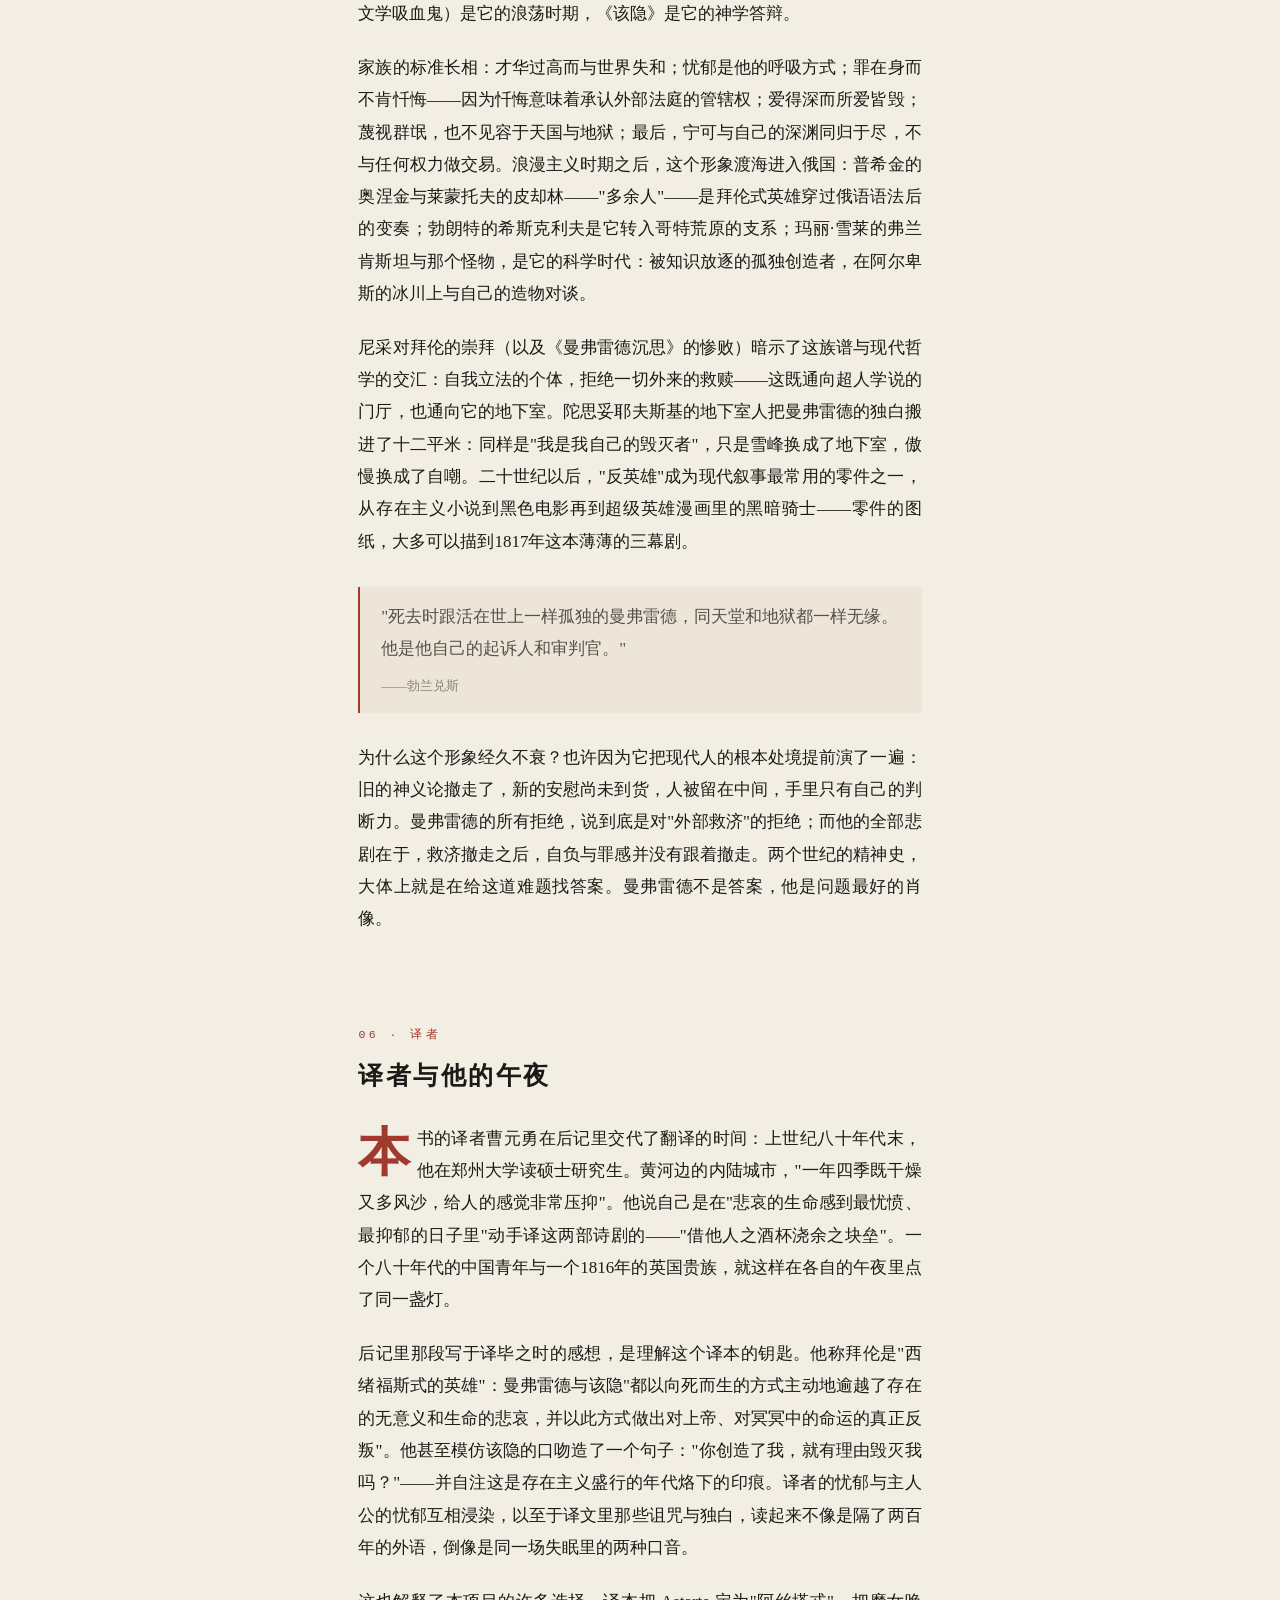
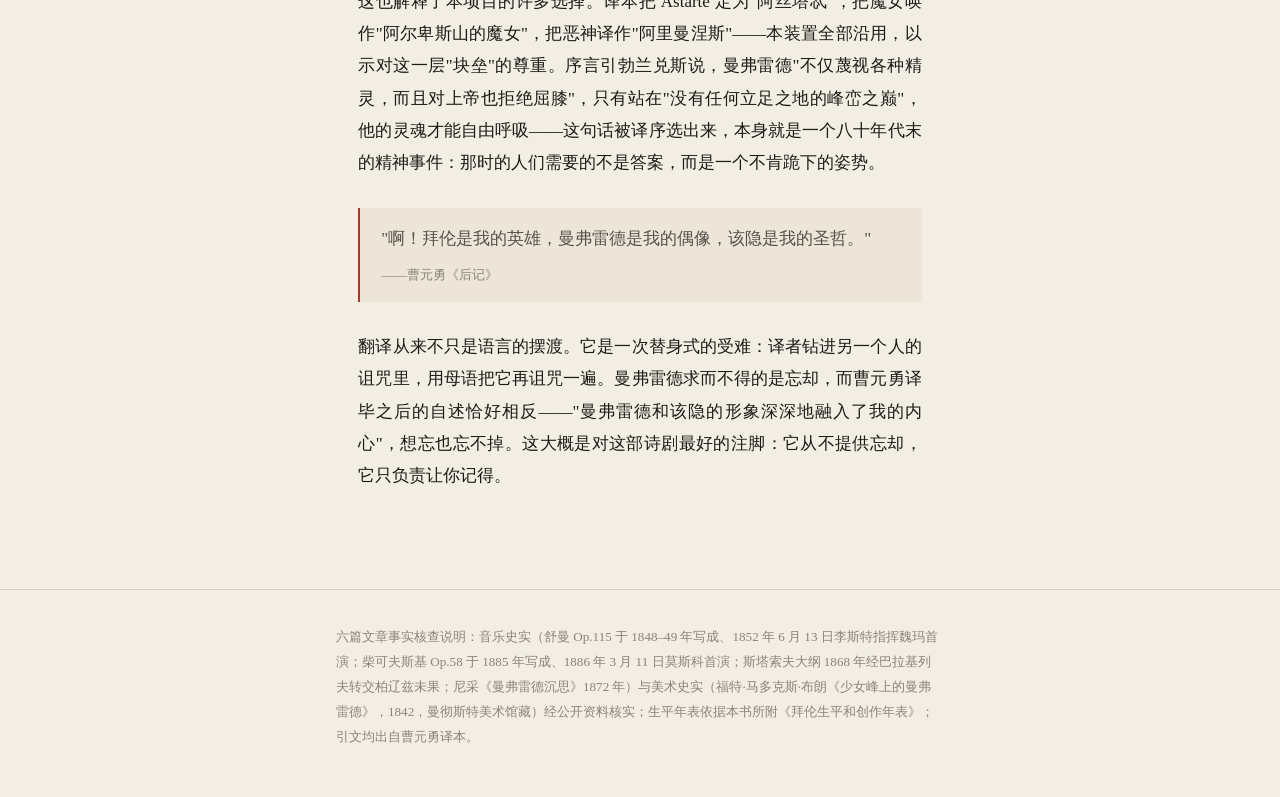
<file: essays.html>
<!DOCTYPE html>
<html lang="zh-CN">
<head>
<meta charset="UTF-8">
<meta name="viewport" content="width=device-width, initial-scale=1.0">
<title>文集 · 曼弗雷德：遗忘实验</title>
<meta name="description" content="关于拜伦《曼弗雷德》的六篇解读：遗忘、罪、1816、音乐、拜伦式英雄与译者。">
<link rel="stylesheet" href="assets/css/site.css">
</head>
<body>
<header class="site-nav">
  <a class="brand" href="index.html"><span class="cn">曼弗雷德</span><span class="en">MANFRED / 1817</span></a>
  <nav>
    <a href="index.html">门厅</a>
    <a href="read.html">读本</a>
    <a href="exhibition.html">展馆</a>
    <a href="essays.html" aria-current="page">文集</a>
    <a href="atlas.html">档案</a>
  </nav>
</header>

<div class="page-head">
  <div class="eyebrow">ESSAYS · 六篇解读</div>
  <h1>文集</h1>
  <p class="lede">一个被诅咒的伯爵，向宇宙只求一件事：忘却。宇宙里的一切力量都拒绝了——或者更准确地说，都无能为力。以下六篇文字，从六个方向逼近这盏午夜里的油灯。</p>
</div>

<nav class="toc-essays" aria-label="文章目录">
  <ol>
    <li><a href="#e1"><span class="no">01</span><span class="t">我要忘却：一种不可能的请求</span><span class="d">遗忘 · 与《浮士德》对读</span></a></li>
    <li><a href="#e2"><span class="no">02</span><span class="t">无法言说的罪，不可转交的灵魂</span><span class="d">阿丝塔忒 · 沉默 · 忏悔</span></a></li>
    <li><a href="#e3"><span class="no">03</span><span class="t">一八一六：无夏之年与高山</span><span class="d">坦博拉 · 迪奥达蒂别墅 · 崇高</span></a></li>
    <li><a href="#e4"><span class="no">04</span><span class="t">为曼弗雷德谱曲的人们</span><span class="d">舒曼 · 柴可夫斯基 · 尼采</span></a></li>
    <li><a href="#e5"><span class="no">05</span><span class="t">拜伦式英雄及其后裔</span><span class="d">从普罗米修斯到反英雄</span></a></li>
    <li><a href="#e6"><span class="no">06</span><span class="t">译者与他的午夜</span><span class="d">曹元勇 · 西绪福斯式的英雄</span></a></li>
  </ol>
</nav>

<article class="essay" id="e1">
  <div class="kicker">01 · 遗忘</div>
  <h2>我要忘却：一种不可能的请求</h2>
  <p class="opener">浮士德求知识，曼弗雷德求忘却——把这两个人放在一起，欧洲浪漫主义的精神地图立刻显出它的两极。歌德的博士不满意自己有限的头脑，于是向魔鬼赊账，把灵魂抵押给一场无边的求知；拜伦的伯爵恰好相反：他的头脑已经装下了太多，他曾经驱遣过哲学与科学、"奇妙事物的各种源泉"，他号令过元素与星辰——而这一切的总量，只换来一句绝望的报价：<em>知识的树不是生命的树</em>。知道得最多的人，必定哀伤得最深。</p>
  <p>所以当七个精灵恭候在他的咒文之下，献上王国、王权、统治尘世的权力和一部管辖万物的符箓时，曼弗雷德的回答是全欧洲文学里最奢侈也最贫穷的一个词：<em>我要忘却</em>。精灵们愣住了。它们是大地、海洋、空气、暗夜、群山、暴风与命星的本体，它们无所不能，唯独这件事做不到——"忘却不是我们的本性，而且也不归我们支配。"这句台词值得反复咀嚼：遗忘竟然是一种<em>供给</em>，而整个超自然界都拿不出货。精灵给出的唯一替代方案冷得像冰："不过——你可以去死。"曼弗雷德追问：死能带来忘却吗？精灵答：我们是永生的，对我们而言过去如同未来、总在眼前——你得到答复了吗？</p>
  <p>答复是：连死亡都未必是遗忘的担保人。这才是《曼弗雷德》真正的恐怖之处——它把宗教、魔法、死亡这些通常用来兜底的安慰逐一拿走，只留下一个无处申诉的意识主体。剧终时曼弗雷德自己说破了这件事：不朽的心灵为了它或善或恶的思想而向自己报复，"这是它自己罪孽与终结的根源——这也是它自己的空间和时间"。用曹元勇的译文说，他的灵魂自己就是自己的地狱、自己的法庭、自己的刑期。</p>
  <blockquote>"我是白白将你们从住所里召唤来了。你们没有能力或是不愿意帮助我吧。"<span class="from">——第一幕第一场</span></blockquote>
  <p>为什么遗忘如此难得？因为记忆的主人和记忆是同一个东西。要曼弗雷德忘却，就得消灭曼弗雷德；而消灭曼弗雷德这件事，他自己既渴望又拒绝委托——他不要精灵动手（它们不配），不要魔鬼动手（它无权），不要上帝动手（他不求）。于是这个请求永远悬置着，像他自己悬置在悬崖边缘。本项目的数字装置把这一悬置做成了结尾处那颗永远失败的"忘却"按钮：你按下去，它只会回答——我们做不到。</p>
</article>

<article class="essay" id="e2">
  <div class="kicker">02 · 罪与沉默</div>
  <h2>无法言说的罪，不可转交的灵魂</h2>
  <p class="opener">曼弗雷德到底做了什么？全剧三幕十场，始终没有直说。译本的注释替剧本点了一次题：所谓"该隐式的手足友爱"，暗指曼弗雷德爱恋其妹阿丝塔忒，而她的死与他有关。剧中的证据是一串碎片——"当我们怀着同一颗心，像我们不该那样爱着，却彼此相爱的时候"；"她的容貌长得像我"；猎人的酒杯上"有血"，而他说那是自己的血，是"在我们的祖先们的血脉里奔流着的纯洁的暖流"；以及最直接的一句：<em>我爱过她，也毁了她！</em>用什么毁的？"不是用我的手，而是我的心。"</p>
  <p>不可言说在这里不是叙事的卖关子，而是伦理处境本身。曼弗雷德向精灵解释过："忘却我心中的一切。朝着那儿领会去吧，你们知道它，而我却无法用语言来表达。"——罪一旦无法命名，忏悔的机器就空转了：教会要你先<em>供认</em>再赦免，可这桩罪没有一个可以出口的句式。所以他对修道院长老的拒绝才那样平静而彻底："无论我曾经怎样，现在如何，那完全是上帝与我个人之间的事情。我不想选择一个凡人来做我的调解者。"这不是无神论的宣言，是主权的宣言：他不能把这件事交出去，因为交出去就等于把阿丝塔忒也交了出去。</p>
  <blockquote>"她默然无声，而在这沉默里，我得到的东西比回答更多。"<span class="from">——第二幕第四场</span></blockquote>
  <p>于是全剧最惊人的一幕，是一次审讯的失败。曼弗雷德动用地狱之王的权柄，把阿丝塔忒的幽魂从墓穴里唤到正当中——他不问天堂地狱，只问一句："是宽恕了我，还是责备我呢？"幽魂沉默。奈弥希丝的耗尽力量，阿里曼涅斯的权杖，都撬不开这个沉默。最后她开口了，说的只有他的名字、他的死期和三次"再会吧"。曼弗雷德把这份沉默解释为比回答更多的东西——这解释本身是傲慢还是爱，剧本不肯裁断。它只是让你看见：有一种宽恕与责备都无法抵达的地方，两个人曾在那里同时有罪，同时无辜。</p>
  <p>由此才能理解结尾。群魔来收他，长老劝他祈祷，曼弗雷德说出的最后辩护词，把整个西方忏悔制度倒转了过来：不朽的心灵向自己报复，自己执行对自己的审判——"任什么未来的痛苦，都不能在自责者身上执行他在自己的灵魂上所执行的审判。"他不是不肯忏悔；他早已判了自己三幕之久的刑，不需要任何外来的法庭补一个章。</p>
</article>

<article class="essay" id="e3">
  <div class="kicker">03 · 起源</div>
  <h2>一八一六：无夏之年与高山</h2>
  <p class="opener">1815年4月，爪哇以东的坦博拉火山把大约一百五十立方公里的碎石送进平流层。尘幕绕着地球飘了一年。1816年，欧洲六月降雪，七月结冰，谷物在地里烂掉，二十万人死于随后的饥荒——史称"无夏之年"。对绝大多数人这是灾年；对文学史，这是一个诡异的丰年：连绵的阴雨把一群英国人困在日内瓦湖畔的迪奥达蒂别墅里，他们通宵读德文鬼故事解闷，于是那个夏天诞生了《弗兰肯斯坦》《吸血鬼》的胚胎——以及《曼弗雷德》的底色。</p>
  <p>拜伦是带着一身丑闻抵达日内瓦的。1816年1月夫人出走，3月分居，伦敦的贵族社会、教会和小报合谋出了一场围剿——流言里他的罪名暧昧不清，恰如后来他笔下主人公那桩"无法言说的罪"。4月25日他登船离英，从此再未回来。5月25日抵日内瓦，结识雪莱夫妇。9月，他沿着莱芒湖上游走进阿尔卑斯，游锡雍古堡，看冰川与雪峰。据本书序言所述，阿尔卑斯的风景刺激着他的狂放的想象力，加上对《浮士德》的阅读的启示，他一边漫游一边用十二天写出了《曼弗雷德》第一、二幕的初稿，次年2月在威尼斯完成全剧。</p>
  <p>高山在这部剧里不是布景，而是美学装置。伯克与康德把"崇高"定义为面对远超理解力的巨大之物时恐惧与愉悦的同时升起——阿尔卑斯正是崇高在十八世纪末被发明出来的地点之一。拜伦把曼弗雷德直接放上了崇高讲堂的讲台：悬崖边缘，脚下是"激流沿岸上的高大松林"，头上是苍鹰，耳边是牧笛。他感到了冲动而没有跃下，感到了晕眩而没有挪脚——这一段独白几乎可以当作崇高理论的演出脚本读。更妙的是那个救他的人：一个羚羊猎人，朴素、虔诚、坚韧，与深渊里的精灵们毫无瓜葛。全剧唯一真正救了曼弗雷德肉身的力量，不是魔法，是山里人的一把攥住。</p>
  <blockquote>"广阔无际的苍天啊！请不要如此责备地注视着我吧——你并不是为了我而创造的——大地啊！收回这点儿微尘吧！"<span class="from">——第一幕第二场，跳崖前一瞬</span></blockquote>
  <p>无夏之年还给了这部剧一样更隐蔽的东西：气候本身的不祥。曼弗雷德召来的精灵里，有管辖雪崩与冰川的，有驱策暴风的；命运女神的合唱里翻滚着瘟疫之城与覆灭的舰队。一个在大气层里流浪的灾变年代，被写进了剧的空气里。本项目装置的视觉系统（雪、雾、星、烬）正是从那里来的——那一年欠下的夏天，至今还在剧场里飘着雪。</p>
</article>

<article class="essay" id="e4">
  <div class="kicker">04 · 音乐</div>
  <h2>为曼弗雷德谱曲的人们</h2>
  <p class="opener">《曼弗雷德》几乎没有作为戏剧上演过——它是一部"书房剧"，为头脑的舞台而写。但它在另一个剧场获得了完整的首演：音乐。一百多年里，作曲家们前赴后继地替它布置灯光、调度群丑、安排雪崩。</p>
  <p>第一位是舒曼。1848年11月，欧洲革命之年，他以德译本为据疾速写出序曲与十五个分曲，翌年补完，是为作品第115号。1852年6月13日，李斯特在魏玛宫廷剧院指挥首演。序曲以两记重击开场，像有人用拳头砸在一扇锁死的门上——舒曼把它写成了一部关于"门"的音乐：门里有罪，门外有雪。此后近两个世纪，这扇门在音乐会上被反复敲响。</p>
  <p>第二位隔着一条时间之河。1868年，批评家斯塔索夫为柏辽兹拟出一部《曼弗雷德》交响曲的四乐章大纲，经巴拉基列夫转寄；柏辽兹因健康未果。大纲被巴拉基列夫收在抽屉里，反复催促一位年轻人接手。年轻人先是不肯——柴可夫斯基觉得曼弗雷德"不是交响曲的性格"。1885年5月至9月，他终于写下b小调《曼弗雷德交响曲》（作品第58号）：第一乐章，单簧管的主题是曼弗雷德，紧随其后的是阿丝塔忒；第二乐章谐谑曲，是魔女虹雾里精灵的奇想之舞；第三乐章行板，山间牧歌，全曲唯一的安宁；第四乐章，阿里曼涅斯的地下宫殿、阿丝塔忒幽魂的显形、曼弗雷德之死——最后管风琴升起，赦免式的合唱压过一切。作曲家自认这是他最好的管弦乐作品，又预言它"很少会演出"。两个判断都对了一半。</p>
  <p>第三位最出人意料：1872年，巴塞尔大学二十七岁的古典学教授尼采，仿舒曼之例写了钢琴四手联弹《曼弗雷德沉思》。这位后来的"上帝之死"宣告者，当时正被拜伦的这位不跪者迷得神魂颠倒。几年后他把总谱寄给指挥家冯·彪罗求教，得到音乐史上最著名的差评之一——"最不合音乐的东西"。这次失败的致敬本身，也很曼弗雷德：向一个从不跪下的人致敬，结果自己摔了一跤。</p>
  <blockquote>"拜伦的悲剧《曼弗雷德》是使我深受感动的惊人作品，这位独特的天才诗人接受了我的《浮士德》，在忧郁状态中从那里取得特殊的营养。"<span class="from">——歌德</span></blockquote>
  <p>还有一条评语值得单独立案。勃兰兑斯比较过两个求索者：歌德的浮士德把灵魂卖给了靡菲斯特，"而且在幽灵面前还会颤抖和下跪"；曼弗雷德则不仅蔑视各种精灵，而且对上帝也拒绝屈膝——"只有站在没有任何立足之地的峰峦之巅，他的灵魂才能够自由地呼吸。"丹麦史家因此认为《曼弗雷德》在这一点上超过了《浮士德》。一部从未上演的"书房剧"，就这样在音乐的剧场里、在批评的天平上，完成了它的首演、它的配乐、它的加冕与它的复仇。</p>
</article>

<article class="essay" id="e5">
  <div class="kicker">05 · 谱系</div>
  <h2>拜伦式英雄及其后裔</h2>
  <p class="opener">曼弗雷德有一个庞大的家族。往上数，祖上是 Milton 的撒旦与歌德的浮士德，更远的祖坟里埋着普罗米修斯——拜伦同年写的《普罗米修斯》十四行诗就是这门亲事的公证。往下数，子孙绵延得让人眼晕：恰尔德·哈罗尔德是这族谱的少年时代，康拉德（海盗）、卢斯文勋爵（第一个文学吸血鬼）是它的浪荡时期，《该隐》是它的神学答辩。</p>
  <p>家族的标准长相：才华过高而与世界失和；忧郁是他的呼吸方式；罪在身而不肯忏悔——因为忏悔意味着承认外部法庭的管辖权；爱得深而所爱皆毁；蔑视群氓，也不见容于天国与地狱；最后，宁可与自己的深渊同归于尽，不与任何权力做交易。浪漫主义时期之后，这个形象渡海进入俄国：普希金的奥涅金与莱蒙托夫的皮却林——"多余人"——是拜伦式英雄穿过俄语语法后的变奏；勃朗特的希斯克利夫是它转入哥特荒原的支系；玛丽·雪莱的弗兰肯斯坦与那个怪物，是它的科学时代：被知识放逐的孤独创造者，在阿尔卑斯的冰川上与自己的造物对谈。</p>
  <p>尼采对拜伦的崇拜（以及《曼弗雷德沉思》的惨败）暗示了这族谱与现代哲学的交汇：自我立法的个体，拒绝一切外来的救赎——这既通向超人学说的门厅，也通向它的地下室。陀思妥耶夫斯基的地下室人把曼弗雷德的独白搬进了十二平米：同样是"我是我自己的毁灭者"，只是雪峰换成了地下室，傲慢换成了自嘲。二十世纪以后，"反英雄"成为现代叙事最常用的零件之一，从存在主义小说到黑色电影再到超级英雄漫画里的黑暗骑士——零件的图纸，大多可以描到1817年这本薄薄的三幕剧。</p>
  <blockquote>"死去时跟活在世上一样孤独的曼弗雷德，同天堂和地狱都一样无缘。他是他自己的起诉人和审判官。"<span class="from">——勃兰兑斯</span></blockquote>
  <p>为什么这个形象经久不衰？也许因为它把现代人的根本处境提前演了一遍：旧的神义论撤走了，新的安慰尚未到货，人被留在中间，手里只有自己的判断力。曼弗雷德的所有拒绝，说到底是对"外部救济"的拒绝；而他的全部悲剧在于，救济撤走之后，自负与罪感并没有跟着撤走。两个世纪的精神史，大体上就是在给这道难题找答案。曼弗雷德不是答案，他是问题最好的肖像。</p>
</article>

<article class="essay" id="e6">
  <div class="kicker">06 · 译者</div>
  <h2>译者与他的午夜</h2>
  <p class="opener">本书的译者曹元勇在后记里交代了翻译的时间：上世纪八十年代末，他在郑州大学读硕士研究生。黄河边的内陆城市，"一年四季既干燥又多风沙，给人的感觉非常压抑"。他说自己是在"悲哀的生命感到最忧愤、最抑郁的日子里"动手译这两部诗剧的——"借他人之酒杯浇余之块垒"。一个八十年代的中国青年与一个1816年的英国贵族，就这样在各自的午夜里点了同一盏灯。</p>
  <p>后记里那段写于译毕之时的感想，是理解这个译本的钥匙。他称拜伦是"西绪福斯式的英雄"：曼弗雷德与该隐"都以向死而生的方式主动地逾越了存在的无意义和生命的悲哀，并以此方式做出对上帝、对冥冥中的命运的真正反叛"。他甚至模仿该隐的口吻造了一个句子："你创造了我，就有理由毁灭我吗？"——并自注这是存在主义盛行的年代烙下的印痕。译者的忧郁与主人公的忧郁互相浸染，以至于译文里那些诅咒与独白，读起来不像是隔了两百年的外语，倒像是同一场失眠里的两种口音。</p>
  <p>这也解释了本项目的许多选择。译本把 Astarte 定为"阿丝塔忒"，把魔女唤作"阿尔卑斯山的魔女"，把恶神译作"阿里曼涅斯"——本装置全部沿用，以示对这一层"块垒"的尊重。序言引勃兰兑斯说，曼弗雷德"不仅蔑视各种精灵，而且对上帝也拒绝屈膝"，只有站在"没有任何立足之地的峰峦之巅"，他的灵魂才能自由呼吸——这句话被译序选出来，本身就是一个八十年代末的精神事件：那时的人们需要的不是答案，而是一个不肯跪下的姿势。</p>
  <blockquote>"啊！拜伦是我的英雄，曼弗雷德是我的偶像，该隐是我的圣哲。"<span class="from">——曹元勇《后记》</span></blockquote>
  <p>翻译从来不只是语言的摆渡。它是一次替身式的受难：译者钻进另一个人的诅咒里，用母语把它再诅咒一遍。曼弗雷德求而不得的是忘却，而曹元勇译毕之后的自述恰好相反——"曼弗雷德和该隐的形象深深地融入了我的内心"，想忘也忘不掉。这大概是对这部诗剧最好的注脚：它从不提供忘却，它只负责让你记得。</p>
</article>

<footer class="site-footer">
  <div class="inner">
    六篇文章事实核查说明：音乐史实（舒曼 Op.115 于 1848–49 年写成、1852 年 6 月 13 日李斯特指挥魏玛首演；柴可夫斯基 Op.58 于 1885 年写成、1886 年 3 月 11 日莫斯科首演；斯塔索夫大纲 1868 年经巴拉基列夫转交柏辽兹未果；尼采《曼弗雷德沉思》1872 年）与美术史实（福特·马多克斯·布朗《少女峰上的曼弗雷德》，1842，曼彻斯特美术馆藏）经公开资料核实；生平年表依据本书所附《拜伦生平和创作年表》；引文均出自曹元勇译本。
  </div>
</footer>

<button class="lamp-widget" id="lamp-widget" title="回到顶部" aria-label="回到顶部">
  <svg viewBox="0 0 44 44" width="44" height="44">
    <defs>
      <radialGradient id="lw-halo2" cx="50%" cy="45%" r="50%">
        <stop offset="0%" stop-color="#e8a24b" stop-opacity=".65"/>
        <stop offset="100%" stop-color="#e8a24b" stop-opacity="0"/>
      </radialGradient>
      <linearGradient id="lw-flame2" x1="0" y1="1" x2="0" y2="0">
        <stop offset="0%" stop-color="#c96f2e"/>
        <stop offset="55%" stop-color="#eebb72"/>
        <stop offset="100%" stop-color="#f8e3ae"/>
      </linearGradient>
    </defs>
    <circle class="halo" cx="22" cy="17" r="16" fill="url(#lw-halo2)"/>
    <path class="flame" d="M22 8 C26.2 13.4, 25.8 18, 22 20.8 C18.2 18, 17.8 13.4, 22 8 Z" fill="url(#lw-flame2)"/>
    <path d="M14 22.5 h16 l-2.2 8 h-11.6 Z" fill="#fff" stroke="#a03a2e" stroke-width="1.2"/>
    <rect x="15.8" y="30.5" width="12.4" height="2.6" fill="#e9e3d3" stroke="#a03a2e" stroke-width="1"/>
    <path d="M17.6 33.1 h8.8 l-1.2 4.4 h-6.4 Z" fill="#fff" stroke="#a03a2e" stroke-width="1.2"/>
  </svg>
</button>

<script>
document.getElementById("lamp-widget").addEventListener("click", () =>
  window.scrollTo({ top: 0, behavior: "smooth" }));
</script>
</body>
</html>
</file>
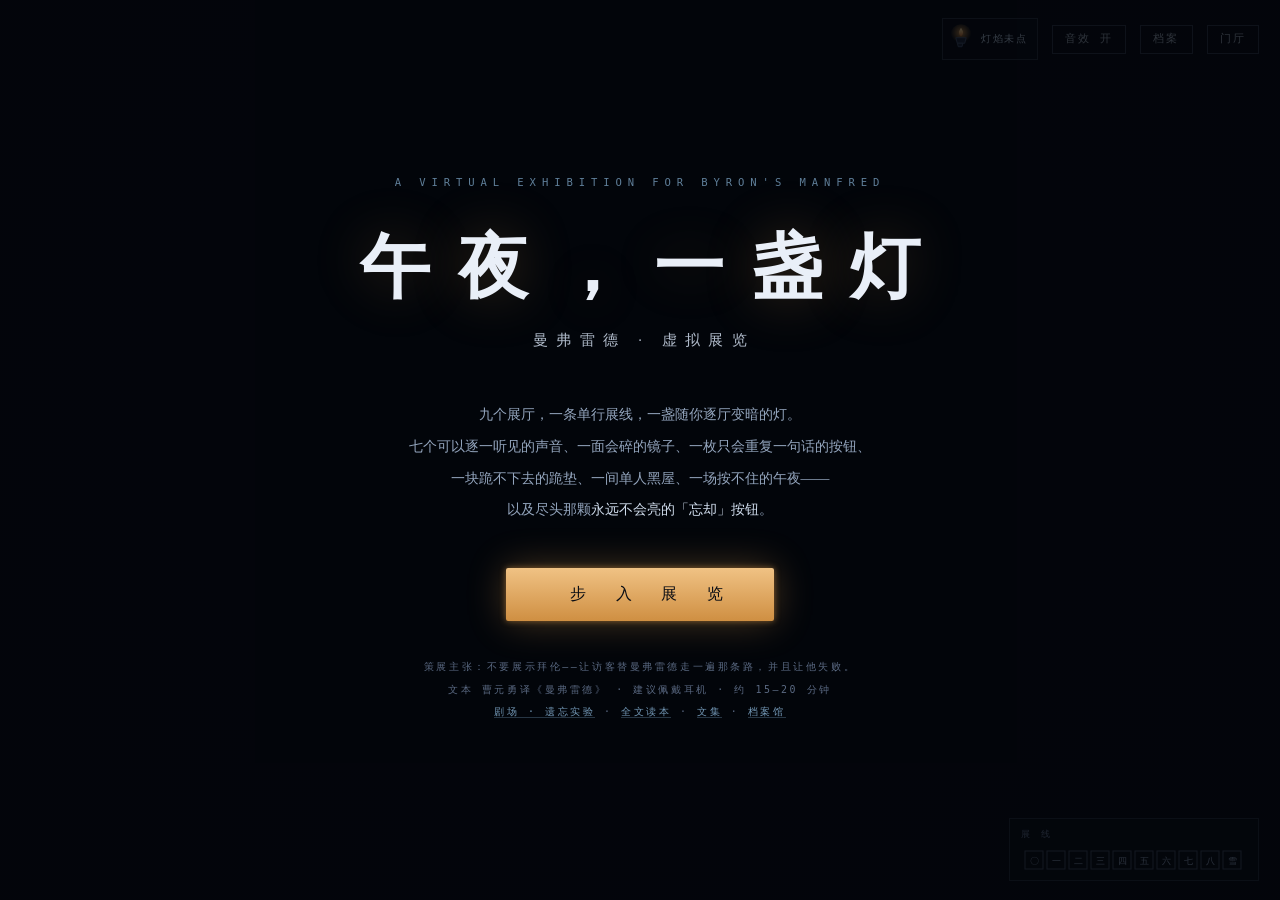
<file: exhibition.html>
<!DOCTYPE html>
<html lang="zh-CN">
<head>
<meta charset="UTF-8">
<meta name="viewport" content="width=device-width, initial-scale=1.0">
<title>午夜，一盏灯 · 曼弗雷德虚拟展览</title>
<meta name="description" content="《曼弗雷德》虚拟展览《午夜，一盏灯》：九个展厅、一盏随行灯——一次可步入的展线。">
<link rel="stylesheet" href="assets/css/exhibition.css">
</head>
<body class="exhibition">

<canvas id="stage" aria-hidden="true"></canvas>
<div id="vignette" aria-hidden="true"></div>

<!-- 展签 -->
<div id="plate" aria-live="polite"></div>

<!-- HUD -->
<div id="hud">
  <div id="lamp-card" title="随行灯卡">
    <svg viewBox="0 0 30 34" width="26" height="30" aria-hidden="true">
      <defs>
        <radialGradient id="ex-halo" cx="50%" cy="40%" r="50%">
          <stop offset="0%" stop-color="#e8a24b" stop-opacity=".8"/>
          <stop offset="100%" stop-color="#e8a24b" stop-opacity="0"/>
        </radialGradient>
        <linearGradient id="ex-flame" x1="0" y1="1" x2="0" y2="0">
          <stop offset="0%" stop-color="#c96f2e"/>
          <stop offset="55%" stop-color="#eebb72"/>
          <stop offset="100%" stop-color="#f8e3ae"/>
        </linearGradient>
      </defs>
      <circle class="halo" cx="15" cy="12" r="12" fill="url(#ex-halo)"/>
      <path class="flame" d="M15 4 C18.2 8.4, 17.9 11.6, 15 13.8 C12.1 11.6, 11.8 8.4, 15 4 Z" fill="url(#ex-flame)"/>
      <path d="M9 15.5 h12 l-1.7 6.4 h-8.6 Z" fill="#1b2233" stroke="#41506b" stroke-width="1"/>
      <path d="M10.8 21.9 h6.4 l-1 4 h-4.4 Z" fill="#1b2233" stroke="#41506b" stroke-width="1"/>
    </svg>
    <span class="pct">灯焰未点</span>
  </div>
  <button id="audio-toggle" class="hud-btn" type="button">音效 开</button>
  <a class="hud-btn" href="atlas.html">档案</a>
  <a class="hud-btn" href="index.html">门厅</a>
</div>

<!-- 展线平面图 -->
<div id="plan" aria-hidden="true">
  <div class="plan-label">展 线</div>
  <svg viewBox="0 0 226 26" width="226" height="26"></svg>
</div>

<!-- 字幕 -->
<div id="subs" aria-live="polite"></div>

<!-- 提示与求愿输入 -->
<div id="prompts"></div>
<div id="wish-box">
  <input id="wish-input" type="text" maxlength="24" placeholder="向宇宙说出你的请求……" aria-label="你的请求">
  <button id="wish-send" type="button">说</button>
</div>

<!-- 尾声致谢 -->
<div id="credits">
  <div class="eyebrow">EXHIBITION END · 谢绝回头的展览</div>
  <h2>出口</h2>
  <p class="motto">「不要展示拜伦——让访客替曼弗雷德走一遍那条路，<br>并且让他失败。」——策展主张</p>
  <p>展览到此结束。曼弗雷德求而不得的忘却，同样没有授予你——你带着全部的灯焰、判词与脚印离开，这正是展览唯一的意图。本展的实体版方案全文（九厅图纸与制作要点）存于项目档案 docs/manfred-exhibition-plan.md。</p>
  <p class="footnote"></p>
  <div class="links">
    <a href="exhibition.html" onclick="location.reload()">重走一次</a>
    <a href="index.html">门厅 · 剧场</a>
    <a href="read.html">全文读本</a>
    <a href="atlas.html">档案馆</a>
  </div>
</div>

<!-- 入场海报 -->
<div id="gate">
  <div class="eyebrow">A VIRTUAL EXHIBITION FOR BYRON'S MANFRED</div>
  <h1>午夜，一盏灯</h1>
  <div class="sub">曼弗雷德 · 虚拟展览</div>
  <p class="desc">
    九个展厅，一条单行展线，一盏随你逐厅变暗的灯。<br>
    七个可以逐一听见的声音、一面会碎的镜子、一枚只会重复一句话的按钮、<br>
    一块跪不下去的跪垫、一间单人黑屋、一场按不住的午夜——<br>
    以及尽头那颗<em>永远不会亮的「忘却」按钮</em>。
  </p>
  <button id="enter-btn" type="button">步 入 展 览</button>
  <div class="fine">
    策展主张：不要展示拜伦——让访客替曼弗雷德走一遍那条路，并且让他失败。<br>文本 曹元勇译《曼弗雷德》 · 建议佩戴耳机 · 约 15–20 分钟<br>
    <a href="index.html">剧场 · 遗忘实验</a> · <a href="read.html">全文读本</a> · <a href="essays.html">文集</a> · <a href="atlas.html">档案馆</a>
  </div>
</div>

<script src="assets/js/audio.js"></script>
<script src="assets/js/exhibition.js"></script>
</body>
</html>
</file>
<file: assets/css/installation.css>
/* ============================================================
   曼弗雷德：遗忘实验 —— 装置（夜世界）
   ============================================================ */
:root {
  --night: #0a1020;
  --snowlight: #dce6f2;
  --glacier: #7fa8c9;
  --lampflame: #e8a24b;
  --bloodstain: #a34a4a;
  --serif: "Noto Serif SC", "Songti SC", "STSong", "SimSun", serif;
  --mono: ui-monospace, "SF Mono", Menlo, Consolas, monospace;
}

* { box-sizing: border-box; }
html, body { height: 100%; }
body.installation {
  margin: 0;
  background: #04060c;
  color: var(--snowlight);
  font-family: var(--serif);
  overflow: hidden;
  -webkit-font-smoothing: antialiased;
}

#stage { position: fixed; inset: 0; display: block; }

/* 暗角 */
#vignette {
  position: fixed; inset: 0; pointer-events: none; z-index: 2;
  background: radial-gradient(ellipse at 50% 42%, transparent 52%, rgba(2,4,9,.55) 100%);
  transition: opacity 2s;
}
body.epilogue #vignette { background: radial-gradient(ellipse at 50% 45%, transparent 55%, rgba(90,104,128,.35) 100%); }

/* ---------- 剧场 ---------- */
#theater {
  position: fixed; inset: 0; z-index: 3;
  display: flex; flex-direction: column; align-items: center; justify-content: center;
  padding: 4.5rem 1.4rem 7.5rem;
}
#text-column {
  max-width: 36rem;
  width: 100%;
  text-align: center;
}
#text-column .who {
  font-family: var(--mono);
  font-size: .72rem;
  letter-spacing: .5em;
  color: var(--glacier);
  opacity: .85;
  margin: 1.6rem 0 .8rem;
}
#text-column .who.manfred { color: var(--lampflame); }
#text-column .ln {
  margin: 0 0 .55rem;
  font-size: 1.06rem;
  line-height: 2.15;
  letter-spacing: .12em;
  text-shadow: 0 0 18px rgba(10,16,32,.9);
  opacity: 0;
  transform: translateY(10px);
  animation: ln-in 1.1s cubic-bezier(.2,.7,.2,1) forwards;
}
@keyframes ln-in { to { opacity: 1; transform: translateY(0); } }

/* 台词变体 */
#text-column .ln.spirit { color: #b9cfe4; }
#text-column .ln.big {
  font-size: clamp(1.7rem, 5.4vw, 2.6rem);
  letter-spacing: .3em;
  line-height: 1.8;
  margin: 1.2rem 0;
  color: #f2e7d4;
  text-shadow: 0 0 34px rgba(232,162,75,.28), 0 0 4px rgba(232,162,75,.4);
}
#text-column .ln.curse { color: #d8a0a0; }
#text-column .ln.astarte {
  letter-spacing: .8em;
  font-size: 1.35rem;
  color: #e8eff8;
  animation-duration: 2.8s;
}
#text-column .ln.astarte-slow {
  letter-spacing: .4em;
  font-size: 1.1rem;
  color: #d5e1ef;
  animation-duration: 2.4s;
}
#text-column .ln.narr { color: #93a5bd; font-size: .95rem; letter-spacing: .2em; }
#text-column .ln.dirn { color: #64748f; font-size: .85rem; letter-spacing: .22em; margin: 1rem 0; }
#text-column .ln.whisper { color: #7d8fa8; font-size: .9rem; }
#text-column .ln.metaline { color: var(--lampflame); font-size: .92rem; letter-spacing: .24em; margin-top: 1.6rem; }
#text-column .gap { height: 1.1rem; }

/* 竖排幕次标题 */
#scene-title {
  position: fixed;
  top: 5.2rem; right: 1.6rem;
  z-index: 4;
  writing-mode: vertical-rl;
  letter-spacing: .7em;
  font-size: 1.5rem;
  color: rgba(220,230,242,.4);
  opacity: 0;
  transition: opacity 1.6s ease;
  pointer-events: none;
}
#scene-title.show { opacity: 1; }
#scene-title .place {
  margin-top: 1.4rem;
  font-size: .72rem;
  letter-spacing: .4em;
  color: rgba(127,168,201,.5);
}

/* ---------- 选择（脚灯） ---------- */
#choices {
  position: fixed;
  left: 0; right: 0; bottom: 5.6rem;
  z-index: 5;
  display: none;
  flex-wrap: wrap;
  gap: 1rem;
  justify-content: center;
  align-items: center;
  padding: 0 1.4rem;
}
#choices.show { display: flex; animation: choices-in .9s ease both; }
@keyframes choices-in { from { opacity: 0; transform: translateY(14px); } to { opacity: 1; transform: none; } }
#choices button {
  font-family: var(--serif);
  font-size: .95rem;
  letter-spacing: .3em;
  color: #cfdcec;
  background: rgba(10,16,32,.55);
  border: 1px solid rgba(150,172,205,.35);
  padding: .8rem 1.7rem .8rem 2rem;
  cursor: pointer;
  position: relative;
  transition: border-color .3s, color .3s, box-shadow .3s, transform .3s;
}
#choices button:hover, #choices button:focus-visible {
  border-color: var(--lampflame);
  color: #f2e7d4;
  box-shadow: 0 0 24px rgba(232,162,75,.18);
  outline: none;
}
#choices button.reject { border-color: rgba(232,162,75,.55); }
#choices button.kneel { color: #b8c4d6; }
#choices button.ash {
  pointer-events: none;
  animation: to-ash 1.1s ease forwards;
}
@keyframes to-ash {
  30% { border-color: rgba(200,140,90,.8); color: #e8b784; }
  100% {
    opacity: 0;
    transform: translateY(10px) scale(.94);
    filter: blur(3px) grayscale(1);
    letter-spacing: .6em;
  }
}
/* 按住反抗 */
#choices button.hold { min-width: 15rem; }
#choices button.hold .bar {
  position: absolute; left: 0; bottom: 0; height: 2px; width: 0%;
  background: var(--lampflame);
  box-shadow: 0 0 12px rgba(232,162,75,.6);
  transition: width .1s linear;
}

/* 点击推进提示 */
#advance-hint {
  position: fixed; bottom: 2.2rem; left: 0; right: 0;
  text-align: center; z-index: 5;
  font-size: .74rem; letter-spacing: .5em; color: rgba(127,168,201,.55);
  opacity: 0;
  transition: opacity .8s ease;
  pointer-events: none;
}
#advance-hint.show { animation: hint-breathe 3s ease-in-out infinite; }
@keyframes hint-breathe { 0%,100% { opacity: .25; } 50% { opacity: .8; } }

/* ---------- HUD ---------- */
#hud {
  position: fixed; top: 1.1rem; right: 1.3rem; z-index: 6;
  display: flex; align-items: center; gap: .9rem;
}
#hud .hud-btn {
  background: transparent; border: 1px solid rgba(150,172,205,.28);
  color: rgba(207,220,236,.75);
  font-family: var(--mono);
  font-size: .68rem; letter-spacing: .22em;
  padding: .42rem .8rem;
  cursor: pointer;
  transition: border-color .3s, color .3s;
}
#hud .hud-btn:hover { border-color: rgba(232,162,75,.6); color: #f2e7d4; }
#hud a.hud-btn { text-decoration: none; }
#lamp-hud {
  position: fixed; top: 1.05rem; left: 1.3rem; z-index: 6;
  width: 40px; height: 46px; pointer-events: none;
}
#lamp-hud .flame { transform-origin: 50% 100%; animation: flame-sway 2.4s ease-in-out infinite; }
#lamp-hud .halo { animation: halo-pulse 2.4s ease-in-out infinite; }
#lamp-hud.dying .flame, #lamp-hud.dying .halo { animation: none; }
#lamp-hud.dying .flame { opacity: .12; }
#lamp-hud.dying .halo { opacity: 0; }
@keyframes flame-sway { 0%,100% { transform: scaleY(1) scaleX(1); } 50% { transform: scaleY(1.12) scaleX(.9); } }
@keyframes halo-pulse { 0%,100% { opacity: .5; } 50% { opacity: .95; } }

/* ---------- 入场门（gate） ---------- */
#gate {
  position: fixed; inset: 0; z-index: 10;
  display: flex; flex-direction: column;
  align-items: center; justify-content: center;
  text-align: center;
  padding: 2rem 1.4rem;
  background: rgba(4,6,12,.55);
  transition: opacity 1.8s ease, visibility 1.8s;
}
#gate.hidden { opacity: 0; visibility: hidden; }
#gate .eyebrow {
  font-family: var(--mono); font-size: .7rem; letter-spacing: .6em;
  color: rgba(127,168,201,.75); margin-bottom: 2.2rem;
}
#gate h1 {
  margin: 0 0 1.1rem;
  font-size: clamp(3rem, 11vw, 5.4rem);
  font-weight: 700;
  letter-spacing: .55em; text-indent: .55em;
  color: #e9eff8;
  text-shadow: 0 0 60px rgba(127,168,201,.35);
}
#gate .sub {
  font-size: .95rem; letter-spacing: .5em; text-indent: .5em;
  color: rgba(207,220,236,.85); margin-bottom: 2.6rem;
}
#gate .epigraph {
  max-width: 30em; font-size: .9rem; line-height: 2.3; color: #93a5bd;
  margin-bottom: 3rem;
}
#gate .epigraph .src { display: block; margin-top: .8rem; font-size: .78rem; letter-spacing: .3em; color: #64748f; }
#gate #light-btn {
  font-family: var(--serif);
  font-size: 1.05rem;
  letter-spacing: .9em; text-indent: .9em;
  color: #0a0d14;
  background: linear-gradient(180deg, #f0c284, #cf8f42);
  border: none;
  padding: 1.05rem 2.6rem 1.05rem 3.5rem;
  cursor: pointer;
  border-radius: 2px;
  box-shadow: 0 0 40px rgba(232,162,75,.35), 0 0 6px rgba(232,162,75,.5);
  transition: transform .3s, box-shadow .3s;
}
#gate #light-btn:hover, #gate #light-btn:focus-visible {
  transform: translateY(-2px);
  box-shadow: 0 0 60px rgba(232,162,75,.5), 0 0 8px rgba(232,162,75,.7);
  outline: none;
}
#gate .fine {
  margin-top: 2.4rem;
  font-family: var(--mono); font-size: .66rem; letter-spacing: .28em;
  color: rgba(100,116,143,.85); line-height: 2.4;
}
#gate .fine a { color: rgba(127,168,201,.9); text-decoration: none; border-bottom: 1px solid rgba(127,168,201,.3); }

/* ---------- 终幕白场 ---------- */
body.epilogue #text-column .ln { color: #3d4a5e; text-shadow: none; }
body.epilogue #text-column .ln.metaline { color: #7a5a30; }
body.epilogue #scene-title { color: rgba(60,76,100,.5); }
body.epilogue #choices button {
  color: #3d4a5e;
  border-color: rgba(60,74,98,.55);
  background: rgba(255,255,255,.5);
}
body.epilogue #choices button.reject { border-color: rgba(122,90,48,.7); color: #5a3f1e; }
body.epilogue #choices button:hover, body.epilogue #choices button:focus-visible {
  border-color: #a86f33; color: #2c3648; box-shadow: 0 0 18px rgba(168,111,51,.25);
}
body.epilogue #advance-hint { color: rgba(90,104,128,.7); }
body.epilogue #hud .hud-btn { color: #55617a; border-color: rgba(60,74,98,.4); }
body.epilogue #hud a.hud-btn { color: #55617a; }

/* 忘却按钮的失败 */
#choices button.forget { border-color: rgba(160,190,220,.5); }
#choices button.forget.fail {
  animation: forget-fail 1.2s ease forwards;
}
@keyframes forget-fail {
  0% { transform: translateX(0); }
  18% { transform: translateX(-7px); }
  36% { transform: translateX(6px); }
  54% { transform: translateX(-4px); }
  72% { transform: translateX(3px); }
  100% { transform: translateX(0); opacity: .55; }
}

/* 崩落效果（第七精灵） */
body.collapse #theater {
  animation: theater-collapse 2.4s cubic-bezier(.5,0,.8,.4) forwards;
}
@keyframes theater-collapse {
  0% { filter: none; transform: none; }
  35% { filter: blur(1.5px); transform: translateY(6px) rotate(.4deg); }
  100% { filter: blur(6px) brightness(.4); transform: translateY(70px) rotate(2deg); }
}

/* 尊重减弱动效 */
@media (prefers-reduced-motion: reduce) {
  #text-column .ln { animation-duration: .01s; animation-delay: 0s !important; transform: none; }
  #choices.show { animation: none; }
  #lamp-hud .flame, #lamp-hud .halo { animation: none; }
  body.collapse #theater { animation: none; filter: brightness(.5); }
}

/* 小屏 */
@media (max-width: 640px) {
  #scene-title { display: none; }
  #theater { padding: 4rem 1.1rem 8rem; }
  #text-column .ln { font-size: .98rem; }
}

/* ---------- 门厅（点灯后） ---------- */
#gate-front { transition: opacity 1s ease; }
#gate-front.veiled { opacity: 0; pointer-events: none; }
#gate.lit { background: rgba(4,6,12,.42); }
#foyer { display: flex; flex-direction: column; align-items: center; }
#foyer.hidden { display: none; }
#foyer .eyebrow {
  font-family: var(--mono); font-size: .68rem; letter-spacing: .5em;
  color: rgba(232,162,75,.85); margin-bottom: 1.6rem;
  animation: ln-in 1.4s ease both;
}
#foyer .thesis {
  margin: 0 0 2.4rem; font-size: .92rem; line-height: 2.2;
  letter-spacing: .12em; color: #93a5bd; max-width: 34em;
  animation: ln-in 1.6s .2s ease both;
}
#foyer .doors { display: flex; gap: 1.6rem; justify-content: center; flex-wrap: wrap; }
#foyer .door {
  display: flex; flex-direction: column; align-items: center; gap: .55rem;
  width: 15.5rem; padding: 2.1rem 1.4rem 1.6rem;
  text-decoration: none; position: relative;
  background: linear-gradient(180deg, rgba(10,16,32,.55), rgba(6,9,16,.75));
  border: 1px solid rgba(150,172,205,.3);
  transition: border-color .35s, box-shadow .35s, transform .35s;
  animation: ln-in 1.6s .45s ease both;
}
#foyer .door::before {
  content: ""; position: absolute; left: 0; top: 0; bottom: 0; width: 2px;
  background: linear-gradient(180deg, rgba(232,162,75,.9), rgba(232,162,75,.1));
}
#foyer .door-museum::before {
  background: linear-gradient(180deg, rgba(127,168,201,.9), rgba(127,168,201,.1));
}
#foyer .door:hover, #foyer .door:focus-visible {
  border-color: rgba(232,162,75,.6);
  box-shadow: 0 0 40px rgba(232,162,75,.14), inset 0 0 30px rgba(232,162,75,.05);
  transform: translateY(-3px);
  outline: none;
}
#foyer .door-museum:hover, #foyer .door-museum:focus-visible {
  border-color: rgba(127,168,201,.65);
  box-shadow: 0 0 40px rgba(127,168,201,.16), inset 0 0 30px rgba(127,168,201,.05);
}
#foyer .door-no { font-family: var(--mono); font-size: .66rem; letter-spacing: .4em; color: #64748f; }
#foyer .door-name { font-size: 1.5rem; letter-spacing: .34em; text-indent: .34em; color: #e9eff8; font-weight: 700; }
#foyer .door-desc { font-size: .76rem; line-height: 1.9; letter-spacing: .14em; color: #7d8fa8; text-align: center; }
#foyer .door-go {
  margin-top: .9rem; font-size: .84rem; letter-spacing: .5em; text-indent: .5em;
  color: var(--lampflame); border: 1px solid rgba(232,162,75,.4); padding: .5rem 1.1rem;
  transition: background .3s, color .3s;
}
#foyer .door-museum .door-go { color: var(--glacier); border-color: rgba(127,168,201,.4); }
#foyer .door:hover .door-go { background: rgba(232,162,75,.12); }
#foyer .door-museum:hover .door-go { background: rgba(127,168,201,.12); }
#foyer .wing {
  margin-top: 2.3rem; display: flex; gap: 2.2rem; flex-wrap: wrap; justify-content: center;
  animation: ln-in 1.6s .7s ease both;
}
#foyer .wing a {
  display: flex; flex-direction: column; gap: .15rem; text-decoration: none;
  font-size: .95rem; letter-spacing: .3em; color: #cfdcec;
  border-bottom: 1px solid rgba(150,172,205,.25); padding-bottom: .35rem;
  transition: color .3s, border-color .3s;
}
#foyer .wing a span { font-size: .68rem; letter-spacing: .18em; color: #64748f; }
#foyer .wing a:hover { color: var(--lampflame); border-color: rgba(232,162,75,.5); }
@media (prefers-reduced-motion: reduce) {
  #foyer .eyebrow, #foyer .thesis, #foyer .door, #foyer .wing { animation: none; }
}
@media (max-width: 700px) {
  #foyer .doors { flex-direction: column; align-items: center; }
  #foyer .wing { gap: 1.2rem; }
}
/* 点灯过渡：旧标题层绝对定位悬浮淡出，避免门厅塌陷跳位 */
#gate-front.veiled { position: absolute; inset: 0; display: flex; flex-direction: column; align-items: center; justify-content: center; }

/* 卷首引：全角引号悬挂补偿（「墨迹偏右半格、」偏左半格，机械居中会显歪） */
#gate .epigraph { text-indent: -0.5em; }
#gate .epigraph .hang-end { margin-right: -.5em; }
#gate .epigraph { width: max-content; max-width: 100%; margin-left: auto; margin-right: auto; }
#gate .epigraph .src { display: block; text-align: right; text-indent: 0; margin-right: -.3em; padding-right: .35em; }
</file>
<file: assets/css/site.css>
/* ============================================================
   曼弗雷德：遗忘实验 —— 纸世界共用样式（阅读器 / 文集 / 档案）
   双世界系统：夜（装置 index）与纸（本文件所有页面）
   ============================================================ */

:root {
  /* 夜世界（装置页专用，供 installation.css 引用同一变量） */
  --night: #0a1020;
  --night-deep: #060b16;
  --snowlight: #dce6f2;
  --glacier: #7fa8c9;
  --lampflame: #e8a24b;
  --lampflame-dim: #a86f33;
  --bloodstain: #8a3033;

  /* 纸世界 */
  --paper: #f2eee3;
  --paper-deep: #e9e3d3;
  --ink: #1c1a17;
  --ink-soft: #55504a;
  --ink-faint: #8a837a;
  --zhubatch: #a03a2e;      /* 朱批红 */
  --zhulan: rgba(160, 58, 46, .16); /* 朱丝栏 */
  --glacier-ink: #476e8e;   /* 冰川青在纸上的墨版 */

  --serif: "Noto Serif SC", "Songti SC", "STSong", "SimSun", serif;
  --mono: ui-monospace, "SF Mono", Menlo, Consolas, monospace;

  --measure: 38rem;
}

* { box-sizing: border-box; }

html { scroll-behavior: smooth; }

body {
  margin: 0;
  background: var(--paper);
  color: var(--ink);
  font-family: var(--serif);
  font-size: 17px;
  line-height: 1.9;
  -webkit-font-smoothing: antialiased;
  text-rendering: optimizeLegibility;
}

/* ---------- 顶部导航 ---------- */
.site-nav {
  position: sticky;
  top: 0;
  z-index: 50;
  display: flex;
  align-items: center;
  gap: 1.2rem;
  padding: .55rem 1.4rem;
  background: rgba(242, 238, 227, .92);
  backdrop-filter: blur(6px);
  border-bottom: 1px solid rgba(28, 26, 23, .14);
}
.site-nav .brand {
  display: flex;
  align-items: baseline;
  gap: .55rem;
  text-decoration: none;
  color: var(--ink);
}
.site-nav .brand .cn { font-weight: 700; letter-spacing: .35em; font-size: 1.02rem; }
.site-nav .brand .en {
  font-family: var(--mono);
  font-size: .68rem;
  letter-spacing: .22em;
  color: var(--ink-faint);
  text-transform: uppercase;
}
.site-nav nav { margin-left: auto; display: flex; gap: 1.1rem; flex-wrap: wrap; }
.site-nav nav a {
  font-size: .86rem;
  letter-spacing: .18em;
  color: var(--ink-soft);
  text-decoration: none;
  padding: .18rem 0;
  border-bottom: 1px solid transparent;
}
.site-nav nav a:hover { color: var(--ink); border-bottom-color: var(--zhubatch); }
.site-nav nav a[aria-current="page"] { color: var(--zhubatch); border-bottom-color: var(--zhubatch); }

@media (max-width: 720px) {
  .site-nav { flex-wrap: wrap; gap: .6rem; }
  .site-nav nav { margin-left: 0; width: 100%; gap: .9rem; }
}

/* ---------- 焦点可见性 ---------- */
a:focus-visible, button:focus-visible, [tabindex]:focus-visible {
  outline: 2px solid var(--zhubatch);
  outline-offset: 2px;
}

/* ---------- 页眉（各内容页共用） ---------- */
.page-head { max-width: var(--measure); margin: 3.2rem auto 0; padding: 0 1.4rem; }
.page-head .eyebrow {
  font-family: var(--mono);
  font-size: .72rem;
  letter-spacing: .34em;
  color: var(--zhubatch);
  margin-bottom: .9rem;
}
.page-head h1 {
  font-size: clamp(1.9rem, 4.6vw, 2.7rem);
  font-weight: 700;
  letter-spacing: .14em;
  line-height: 1.35;
  margin: 0 0 .8rem;
}
.page-head .lede { color: var(--ink-soft); max-width: 34em; }

/* ---------- 页脚 ---------- */
.site-footer {
  margin-top: 6rem;
  padding: 2.2rem 1.4rem 3rem;
  border-top: 1px solid rgba(28, 26, 23, .14);
  color: var(--ink-faint);
  font-size: .82rem;
  line-height: 1.9;
}
.site-footer .inner { max-width: var(--measure); margin: 0 auto; }
.site-footer a { color: var(--glacier-ink); }

/* ---------- 油灯（全站角标） ---------- */
.lamp-widget {
  position: fixed;
  right: 1.15rem;
  bottom: 1.15rem;
  z-index: 60;
  width: 44px;
  height: 44px;
  border: none;
  padding: 0;
  cursor: pointer;
  background: transparent;
  border-radius: 50%;
  transition: filter .3s ease;
}
.lamp-widget:hover { filter: drop-shadow(0 0 10px rgba(232, 162, 75, .55)); }
.lamp-widget .flame {
  transform-origin: 50% 100%;
  animation: flame-sway 2.6s ease-in-out infinite;
}
@keyframes flame-sway {
  0%, 100% { transform: scale(1, 1) rotate(-1.2deg); }
  50% { transform: scale(.94, 1.06) rotate(1.6deg); }
}
.lamp-widget .halo { animation: halo-pulse 2.6s ease-in-out infinite; }
@keyframes halo-pulse {
  0%, 100% { opacity: .55; }
  50% { opacity: .9; }
}
@media (prefers-reduced-motion: reduce) {
  .lamp-widget .flame, .lamp-widget .halo { animation: none; }
}

/* ============================================================
   阅读器 read.html
   ============================================================ */
.reader-shell { display: grid; grid-template-columns: minmax(0, 1fr); }
@media (min-width: 1080px) {
  .reader-shell { grid-template-columns: 12rem minmax(0, 1fr); max-width: 1200px; margin: 0 auto; }
}

.reader-aside {
  display: none;
  position: sticky;
  top: 4.2rem;
  align-self: start;
  max-height: calc(100vh - 5.5rem);
  overflow: auto;
  padding: 2.6rem .4rem 2rem 1.4rem;
  font-size: .82rem;
  border-right: 1px solid var(--zhulan);
}
@media (min-width: 1080px) { .reader-aside { display: block; } }
.reader-aside h2 {
  font-size: .74rem; letter-spacing: .3em; color: var(--ink-faint);
  margin: 0 0 .7rem; font-weight: 400;
}
.reader-aside a { display: block; color: var(--ink-soft); text-decoration: none; padding: .16rem 0; border-left: 2px solid transparent; }
.reader-aside a:hover { color: var(--zhubatch); }
.reader-aside .act-link { letter-spacing: .2em; margin-top: .8rem; padding-left: .5rem; }
.reader-aside .sc-link { padding-left: 1.4rem; color: var(--ink-faint); }
.reader-aside a.cur { color: var(--zhubatch); border-left-color: var(--zhubatch); }
.reader-aside a.cur-act { color: var(--zhubatch); border-left-color: rgba(160, 58, 46, .45); }

.reader-main { min-width: 0; padding: 0 1.4rem 4rem; }

/* 剧本扉页 */
.play-front { max-width: var(--measure); margin: 2.8rem auto 0; text-align: center; }
.play-front .title-cn {
  font-size: clamp(2.6rem, 7vw, 4rem);
  letter-spacing: .5em;
  text-indent: .5em; /* 平衡字距 */
  margin: 0 0 .4rem;
  font-weight: 700;
}
.play-front .title-sub { letter-spacing: .6em; color: var(--ink-faint); font-size: .95rem; }
.play-front .translator { margin-top: 1.6rem; color: var(--ink-soft); font-size: .9rem; letter-spacing: .3em; }
.play-front .epigraph {
  margin: 2.4rem auto 0; max-width: 26em; color: var(--ink-soft);
  font-size: .95rem; line-height: 2.2;
}
.play-front .epigraph .src { display: block; margin-top: .6rem; color: var(--ink-faint); letter-spacing: .2em; }
.play-front .persons {
  margin: 3rem auto 0; max-width: 30em; text-align: left;
  border-top: 1px solid var(--zhulan); border-bottom: 1px solid var(--zhulan);
  padding: 1.4rem 1.6rem;
}
.play-front .persons h3, .play-front .place h3 {
  margin: 0 0 .6rem; font-size: .8rem; letter-spacing: .4em; color: var(--zhubatch); font-weight: 400;
}
.play-front .persons li { list-style: none; padding: .1rem 0; color: var(--ink-soft); }
.play-front .place { margin-top: 1.8rem; text-align: center; color: var(--ink-soft); }
.play-front .place p { margin: 0; }

/* 幕/场结构 */
.act-block { max-width: var(--measure); margin: 4.5rem auto 0; }
.act-banner {
  display: flex; align-items: flex-start; gap: 1.4rem;
  margin: 0 0 2.2rem;
}
.act-banner .mark {
  font-family: var(--mono);
  color: var(--zhubatch);
  font-size: .78rem;
  letter-spacing: .2em;
  border: 1px solid var(--zhulan);
  padding: .3rem .55rem;
  white-space: nowrap;
}
.act-banner h2 {
  margin: 0;
  font-size: 1.7rem;
  letter-spacing: .5em;
  font-weight: 700;
}
.scene-block { margin: 3rem 0 0; }
.scene-block > .scene-head {
  display: flex; flex-wrap: wrap; align-items: baseline; gap: .9rem;
  border-top: 1px solid var(--zhulan);
  padding-top: 1.1rem;
}
.scene-block > .scene-head .no {
  font-family: var(--mono); font-size: .78rem; color: var(--zhubatch); letter-spacing: .16em;
}
.scene-block > .scene-head .place { color: var(--ink-soft); font-size: .95rem; letter-spacing: .12em; }

/* 台词排版 */
.speech { margin: 1.5rem 0; }
.speech .who {
  font-weight: 700;
  letter-spacing: .3em;
  font-size: .92rem;
  margin-bottom: .3rem;
}
.speech .who::after {
  content: "　";
}
.speech .verse { margin: 0; padding-left: 1.9rem; }
.speech .verse .ln { display: block; text-indent: -1.9rem; padding-left: 1.9rem; }
.direction {
  margin: 1.2rem 0;
  color: var(--ink-faint);
  font-size: .88rem;
  letter-spacing: .1em;
  padding-left: 1.9rem;
}
.direction::before { content: "〔"; }
.direction::after { content: "〕"; }

/* 注释 */
.play-notes {
  max-width: var(--measure); margin: 5rem auto 0;
  border-top: 1px solid var(--zhulan); padding-top: 1.6rem;
}
.play-notes h3 { letter-spacing: .4em; font-size: .9rem; font-weight: 400; color: var(--zhubatch); }
.play-notes li { list-style: none; color: var(--ink-soft); font-size: .88rem; line-height: 1.9; padding: .3rem 0; }
.play-notes li .mk { color: var(--zhubatch); font-family: var(--mono); margin-right: .5em; }

/* ============================================================
   文集 essays.html
   ============================================================ */
.toc-essays { max-width: var(--measure); margin: 2.6rem auto 0; padding: 0 1.4rem; }
.toc-essays ol { margin: 0; padding: 0; list-style: none; counter-reset: ess; }
.toc-essays li { border-top: 1px solid var(--zhulan); }
.toc-essays a {
  display: flex; align-items: baseline; gap: 1.1rem;
  padding: 1.05rem .3rem; text-decoration: none; color: var(--ink);
}
.toc-essays a:hover .t { color: var(--zhubatch); }
.toc-essays .no { font-family: var(--mono); color: var(--zhubatch); font-size: .8rem; letter-spacing: .12em; min-width: 2.4em; }
.toc-essays .t { letter-spacing: .06em; }
.toc-essays .d { margin-left: auto; color: var(--ink-faint); font-size: .8rem; display: none; }
@media (min-width: 720px) { .toc-essays .d { display: block; } }

.essay { max-width: var(--measure); margin: 5.5rem auto 0; padding: 0 1.4rem; }
.essay .kicker {
  font-family: var(--mono); font-size: .72rem; letter-spacing: .3em;
  color: var(--zhubatch); margin-bottom: .7rem;
}
.essay h2 { font-size: 1.55rem; letter-spacing: .1em; line-height: 1.5; margin: 0 0 1.8rem; }
.essay p { margin: 0 0 1.35rem; text-align: justify; }
.essay p.opener::first-letter {
  float: left;
  font-size: 3.05em;
  line-height: 1.06;
  padding: .06em .12em 0 0;
  color: var(--zhubatch);
  font-weight: 700;
}
.essay blockquote {
  margin: 1.8rem 0;
  padding: .9rem 1.3rem;
  border-left: 2px solid var(--zhubatch);
  background: rgba(160, 58, 46, .05);
  color: var(--ink-soft);
}
.essay blockquote .from { display: block; margin-top: .5rem; font-size: .82rem; color: var(--ink-faint); }
.essay .en-quote {
  font-family: Georgia, "Times New Roman", serif;
  font-style: italic;
  color: var(--glacier-ink);
}
.essay .divider {
  margin: 2.2rem 0; border: none; border-top: 1px solid var(--zhulan);
}

/* ============================================================
   档案馆 atlas.html
   ============================================================ */
.atlas-section { max-width: 1080px; margin: 5.5rem auto 0; padding: 0 1.4rem; }
.atlas-section > h2 {
  display: flex; align-items: baseline; gap: 1rem;
  font-size: 1.35rem; letter-spacing: .3em; margin: 0 0 2rem;
}
.atlas-section > h2 .no { font-family: var(--mono); font-size: .78rem; color: var(--zhubatch); letter-spacing: .18em; }

/* 年表 */
.timeline { position: relative; margin: 0; padding: 0; list-style: none; }
.timeline::before {
  content: ""; position: absolute; left: .42rem; top: .4rem; bottom: .4rem;
  width: 1px; background: var(--zhulan);
}
.timeline li { position: relative; padding: 0 0 1.55rem 2rem; }
.timeline li::before {
  content: ""; position: absolute; left: .14rem; top: .62rem;
  width: .62rem; height: .62rem; border-radius: 50%;
  background: var(--paper); border: 1.5px solid var(--zhubatch);
}
.timeline li.major::before { background: var(--zhubatch); }
.timeline .yr {
  font-family: var(--mono); color: var(--zhubatch);
  font-size: .84rem; letter-spacing: .1em; margin-right: .8em;
}
.timeline .tag {
  display: inline-block; font-size: .7rem; letter-spacing: .22em;
  color: var(--ink-faint); border: 1px solid rgba(28,26,23,.18);
  padding: .05rem .5rem; margin-right: .8em; border-radius: 2px;
}
.timeline p { display: inline; color: var(--ink-soft); margin: 0; }

/* 人物志 */
.people-grid { display: grid; gap: 1.1rem; grid-template-columns: 1fr; }
@media (min-width: 760px) { .people-grid { grid-template-columns: 1fr 1fr; } }
.person-card {
  border: 1px solid rgba(28,26,23,.16);
  background: rgba(255,255,255,.35);
  padding: 1.25rem 1.3rem;
}
.person-card header { display: flex; align-items: baseline; gap: .7rem; margin-bottom: .55rem; }
.person-card h3 { margin: 0; font-size: 1.12rem; letter-spacing: .22em; }
.person-card .latin { font-family: var(--mono); font-size: .68rem; color: var(--ink-faint); letter-spacing: .14em; }
.person-card .role {
  margin-left: auto; font-size: .72rem; color: var(--zhubatch);
  letter-spacing: .28em; border: 1px solid var(--zhulan); padding: .08rem .5rem;
}
.person-card p { margin: 0 0 .7rem; color: var(--ink-soft); font-size: .92rem; }
.person-card .p-line { color: var(--ink); font-size: .88rem; border-top: 1px dashed var(--zhulan); padding-top: .6rem; }
.person-card .p-line em { color: var(--ink-soft); }

/* 概念词典 */
.concept-list { border-top: 1px solid var(--zhulan); }
.concept-list details { border-bottom: 1px solid var(--zhulan); }
.concept-list summary {
  cursor: pointer; padding: 1.05rem .4rem;
  display: flex; align-items: baseline; gap: 1rem; list-style: none;
}
.concept-list summary::-webkit-details-marker { display: none; }
.concept-list summary .term { font-size: 1.08rem; letter-spacing: .3em; font-weight: 700; }
.concept-list summary .latin { font-family: var(--mono); font-size: .7rem; color: var(--ink-faint); letter-spacing: .14em; }
.concept-list summary .plus { margin-left: auto; color: var(--zhubatch); font-family: var(--mono); }
.concept-list details[open] summary .plus { transform: rotate(45deg); display: inline-block; }
.concept-list .body { padding: 0 .4rem 1.4rem; color: var(--ink-soft); max-width: 42em; }

/* 名家评论 */
.critics { display: grid; gap: 1.1rem; grid-template-columns: 1fr; }
@media (min-width: 760px) { .critics { grid-template-columns: 1fr 1fr; } }
.critic-card { border-top: 2px solid var(--zhubatch); padding: .9rem .2rem 0; }
.critic-card blockquote { margin: 0 0 .8rem; color: var(--ink); line-height: 2; }
.critic-card .who { font-size: .88rem; letter-spacing: .2em; }
.critic-card .where { display: block; color: var(--ink-faint); font-size: .78rem; margin-top: .15rem; }

/* 双语对照 */
.bilingual-list { display: grid; gap: 1.6rem; }
.bilingual-list .pair { border-left: 2px solid var(--zhulan); padding-left: 1.3rem; }
.bilingual-list .zh { margin: 0 0 .45rem; }
.bilingual-list .en {
  margin: 0; font-family: Georgia, "Times New Roman", serif;
  font-style: italic; color: var(--glacier-ink); font-size: .95rem; line-height: 1.8;
}
.bilingual-list .ref { display: block; margin-top: .4rem; font-family: var(--mono); font-size: .72rem; color: var(--ink-faint); letter-spacing: .12em; }

/* 地图 */
.map-wrap { border: 1px solid rgba(28,26,23,.16); background: rgba(255,255,255,.35); padding: 1rem; }
.map-wrap svg { display: block; width: 100%; height: auto; }
.map-note { color: var(--ink-faint); font-size: .82rem; margin-top: .8rem; }

/* 音乐/绘画 */
.work-card { border: 1px solid rgba(28,26,23,.16); background: rgba(255,255,255,.35); padding: 1.3rem 1.4rem; margin-bottom: 1.2rem; }
.work-card header { display: flex; flex-wrap: wrap; align-items: baseline; gap: .8rem; }
.work-card h3 { margin: 0; font-size: 1.06rem; letter-spacing: .08em; }
.work-card .catalog { font-family: var(--mono); font-size: .74rem; color: var(--zhubatch); letter-spacing: .1em; }
.work-card .year { margin-left: auto; font-family: var(--mono); font-size: .78rem; color: var(--ink-faint); }
.work-card p { color: var(--ink-soft); font-size: .92rem; margin: .7rem 0 0; }
.work-card .mv { margin: .9rem 0 0; padding: 0; list-style: none; }
.work-card .mv li { display: flex; gap: 1rem; padding: .5rem 0; border-top: 1px dashed var(--zhulan); }
.work-card .mv .no { font-family: var(--mono); color: var(--zhubatch); min-width: 1.6em; }
.work-card .mv .tempo { color: var(--ink); min-width: 7.5em; font-size: .9rem; }
.work-card .mv .txt { color: var(--ink-soft); font-size: .9rem; }

/* 杂项 */
.visually-hidden {
  position: absolute; width: 1px; height: 1px;
  clip: rect(0 0 0 0); overflow: hidden; white-space: nowrap;
}

/* 卷首引：引号悬挂补偿 */
.play-front .epigraph { text-indent: -.5em; }
.play-front .epigraph { width: max-content; max-width: 100%; }
.play-front .epigraph .hang-end { margin-right: -.5em; }
.play-front .epigraph .src { display: block; text-align: right; padding-right: .35em; }
</file>
<file: assets/css/exhibition.css>
/* ============================================================
   《午夜，一盏灯》—— 虚拟展览（夜世界）
   厅〇售灯处 · 厅一召唤 · 厅二面容 · 厅三悬崖 · 厅四茅舍
   厅五虹雾 · 厅六殿堂 · 厅七阿丝塔忒 · 厅八午夜 · 雪廊
   ============================================================ */
:root {
  --night: #0a1020;
  --snowlight: #dce6f2;
  --glacier: #7fa8c9;
  --lampflame: #e8a24b;
  --zhubatch: #a03a2e;
  --serif: "Noto Serif SC", "Songti SC", "STSong", "SimSun", serif;
  --mono: ui-monospace, "SF Mono", Menlo, Consolas, monospace;
}
* { box-sizing: border-box; }
html, body { height: 100%; }
body.exhibition {
  margin: 0; background: #04060c; color: var(--snowlight);
  font-family: var(--serif); overflow: hidden; -webkit-font-smoothing: antialiased;
}
#stage { position: fixed; inset: 0; display: block; }
#vignette {
  position: fixed; inset: 0; pointer-events: none; z-index: 2;
  background: radial-gradient(ellipse at 50% 44%, transparent 50%, rgba(2,4,9,.6) 100%);
}

/* ---------- 展签（左上） ---------- */
#plate {
  position: fixed; top: 1.4rem; left: 1.5rem; z-index: 5; max-width: 21rem;
  padding: .95rem 1.15rem .85rem;
  background: rgba(6, 9, 16, .72);
  border: 1px solid rgba(150, 172, 205, .22);
  border-left: 3px solid var(--lampflame);
  backdrop-filter: blur(4px);
  opacity: 0; transform: translateY(-6px); transition: opacity 1.2s ease, transform 1.2s ease;
  pointer-events: none;
}
#plate.show { opacity: 1; transform: none; }
#plate .no { font-family: var(--mono); font-size: .64rem; letter-spacing: .34em; color: var(--lampflame); }
#plate h2 { margin: .3rem 0 .2rem; font-size: 1.14rem; letter-spacing: .3em; font-weight: 700; }
#plate .quote { margin: .35rem 0 0; font-size: .76rem; line-height: 1.9; color: #93a5bd; }

/* ---------- HUD（右上） ---------- */
#hud { position: fixed; top: 1.15rem; right: 1.3rem; z-index: 6; display: flex; align-items: center; gap: .9rem; }
#hud .hud-btn {
  background: transparent; border: 1px solid rgba(150,172,205,.28); color: rgba(207,220,236,.75);
  font-family: var(--mono); font-size: .66rem; letter-spacing: .2em; padding: .4rem .75rem;
  cursor: pointer; text-decoration: none; transition: border-color .3s, color .3s;
}
#hud .hud-btn:hover { border-color: rgba(232,162,75,.6); color: #f2e7d4; }
#lamp-card {
  display: flex; align-items: center; gap: .45rem;
  border: 1px solid rgba(150,172,205,.22); padding: .3rem .6rem .3rem .3rem;
  background: rgba(6,9,16,.6);
}
#lamp-card svg .flame { transform-origin: 50% 100%; animation: ex-flame 2.4s ease-in-out infinite; }
#lamp-card svg .halo { animation: ex-halo 2.4s ease-in-out infinite; }
#lamp-card svg.unlit .flame { opacity: .1; animation: none; }
#lamp-card svg.unlit .halo { opacity: 0; animation: none; }
@keyframes ex-flame { 0%,100% { transform: scaleY(1) scaleX(1); } 50% { transform: scaleY(1.1) scaleX(.92); } }
@keyframes ex-halo { 0%,100% { opacity: .5; } 50% { opacity: .95; } }
#lamp-card .pct { font-family: var(--mono); font-size: .64rem; letter-spacing: .14em; color: #b8c8dc; }
@media (prefers-reduced-motion: reduce) { #lamp-card svg .flame, #lamp-card svg .halo { animation: none; } }

/* ---------- 展线平面图（右下） ---------- */
#plan {
  position: fixed; right: 1.3rem; bottom: 1.2rem; z-index: 5;
  background: rgba(6,9,16,.62); border: 1px solid rgba(150,172,205,.2);
  padding: .55rem .7rem .45rem; backdrop-filter: blur(4px); pointer-events: none;
}
#plan .plan-label { font-family: var(--mono); font-size: .58rem; letter-spacing: .3em; color: #64748f; margin-bottom: .35rem; }
#plan svg { display: block; }
#plan .cell { fill: transparent; stroke: rgba(150,172,205,.4); stroke-width: 1; }
#plan .cell.cur { fill: rgba(232,162,75,.2); stroke: var(--lampflame); }
#plan .cell.past { stroke: rgba(150,172,205,.22); }
#plan text { font-family: var(--serif); font-size: 8.5px; fill: #93a5bd; }
#plan text.cur { fill: var(--lampflame); }

/* ---------- 字幕与提示（底部居中） ---------- */
#subs {
  position: fixed; left: 0; right: 0; bottom: 7.4rem; z-index: 5;
  display: flex; flex-direction: column; align-items: center; gap: .5rem;
  padding: 0 1.5rem; pointer-events: none; text-align: center;
}
#subs .cap {
  max-width: 40rem;
  font-size: .98rem; line-height: 2.05; letter-spacing: .1em;
  color: #cfdcec; text-shadow: 0 0 16px rgba(4,6,12,.9);
  opacity: 0; transition: opacity .7s ease;
}
#subs .cap.show { opacity: 1; }
#subs .cap .who { display: block; font-family: var(--mono); font-size: .66rem; letter-spacing: .44em; color: var(--glacier); margin-bottom: .2rem; }
#subs .cap .who.manfred { color: var(--lampflame); }
#subs .cap.spirit .body { color: #b9cfe4; }
#subs .cap.big .body { font-size: 1.35rem; letter-spacing: .3em; color: #f2e7d4; text-shadow: 0 0 30px rgba(232,162,75,.3); }
#subs .cap.metaline .body { color: var(--lampflame); font-size: .9rem; letter-spacing: .22em; }
#subs .cap.astarte .body { letter-spacing: .5em; color: #e8eff8; font-size: 1.2rem; }
#subs .cap.dim .body { color: #7d8fa8; font-size: .88rem; }

#prompts {
  position: fixed; left: 0; right: 0; bottom: 3.2rem; z-index: 6;
  display: flex; flex-wrap: wrap; gap: .9rem; justify-content: center; align-items: center;
  padding: 0 1.4rem; min-height: 3.4rem;
}
#prompts button {
  font-family: var(--serif); font-size: .92rem; letter-spacing: .26em;
  color: #cfdcec; background: rgba(10,16,32,.6);
  border: 1px solid rgba(150,172,205,.35);
  padding: .72rem 1.5rem .72rem 1.8rem; cursor: pointer; position: relative;
  transition: border-color .3s, color .3s, box-shadow .3s;
}
#prompts button:hover, #prompts button:focus-visible { border-color: var(--lampflame); color: #f2e7d4; box-shadow: 0 0 22px rgba(232,162,75,.16); outline: none; }
#prompts button.primary { border-color: rgba(232,162,75,.55); }
#prompts button.ghost { border-color: rgba(150,172,205,.18); color: #7d8fa8; }
#prompts button .bar { position: absolute; left: 0; bottom: 0; height: 2px; width: 0%; background: var(--lampflame); box-shadow: 0 0 10px rgba(232,162,75,.6); }
#prompts button:disabled { opacity: .4; cursor: default; }
/* 求愿输入（厅一） */
#wish-box { display: none; align-items: center; gap: .6rem; }
#wish-box.show { display: flex; animation: prompts-in .8s ease both; }
#wish-box input {
  font-family: var(--serif); font-size: .95rem; letter-spacing: .2em;
  color: #e8eff8; background: rgba(10,16,32,.7);
  border: 1px solid rgba(150,172,205,.4); padding: .68rem 1rem; width: 15rem;
}
#wish-box input:focus { outline: none; border-color: var(--lampflame); }
@keyframes prompts-in { from { opacity: 0; transform: translateY(10px); } to { opacity: 1; transform: none; } }

/* 雪廊终场：白场配色 */
body.snowlight #vignette { background: radial-gradient(ellipse at 50% 44%, transparent 52%, rgba(120,134,158,.4) 100%); }
body.snowlight #plate { background: rgba(238,242,247,.85); border-color: rgba(60,74,98,.3); }
body.snowlight #plate h2 { color: #2c3648; }
body.snowlight #plate .no { color: #a86f33; }
body.snowlight #plate .quote { color: #55617a; }
body.snowlight #subs .cap { color: #3d4a5e; text-shadow: none; }
body.snowlight #subs .cap.big .body { color: #2c3648; text-shadow: none; }
body.snowlight #subs .cap.metaline .body { color: #7a5a30; }
body.snowlight #prompts button { color: #3d4a5e; border-color: rgba(60,74,98,.5); background: rgba(255,255,255,.55); }
body.snowlight #prompts button:hover { border-color: #a86f33; color: #2c3648; }
body.snowlight #lamp-card .pct { color: #55617a; }
body.snowlight #hud .hud-btn { color: #55617a; border-color: rgba(60,74,98,.4); }
body.snowlight #plan { background: rgba(238,242,247,.8); border-color: rgba(60,74,98,.25); }
body.snowlight #plan .cell { stroke: rgba(60,74,98,.45); }
body.snowlight #plan text { fill: #55617a; }

/* 忘却按钮失败 */
#prompts button.forget.shake { animation: forget-shake 1.1s ease; }
@keyframes forget-shake {
  0% { transform: none; } 18% { transform: translateX(-7px); } 36% { transform: translateX(6px); }
  54% { transform: translateX(-4px); } 72% { transform: translateX(3px); } 100% { transform: none; }
}

/* ---------- 入场海报 ---------- */
#gate {
  position: fixed; inset: 0; z-index: 10; display: flex; flex-direction: column;
  align-items: center; justify-content: center; text-align: center; padding: 2rem 1.4rem;
  background: rgba(4,6,12,.72); transition: opacity 1.8s ease, visibility 1.8s;
}
#gate.hidden { opacity: 0; visibility: hidden; }
#gate .eyebrow { font-family: var(--mono); font-size: .66rem; letter-spacing: .56em; color: rgba(127,168,201,.75); margin-bottom: 2rem; }
#gate h1 {
  margin: 0 0 1rem; font-size: clamp(2.4rem, 8.5vw, 4.4rem); font-weight: 700;
  letter-spacing: .4em; text-indent: .4em; color: #e9eff8;
  text-shadow: 0 0 54px rgba(232,162,75,.25);
}
#gate .sub { font-size: .92rem; letter-spacing: .56em; text-indent: .56em; color: rgba(207,220,236,.85); margin-bottom: 2.2rem; }
#gate .desc { max-width: 34em; font-size: .9rem; line-height: 2.2; color: #93a5bd; margin-bottom: 2.6rem; }
#gate .desc em { color: #cfdcec; font-style: normal; }
#gate #enter-btn {
  font-family: var(--serif); font-size: 1rem; letter-spacing: .8em; text-indent: .8em;
  color: #0a0d14; background: linear-gradient(180deg, #f0c284, #cf8f42);
  border: none; padding: 1rem 2.4rem 1rem 3.2rem; cursor: pointer; border-radius: 2px;
  box-shadow: 0 0 38px rgba(232,162,75,.32), 0 0 6px rgba(232,162,75,.5);
  transition: transform .3s, box-shadow .3s;
}
#gate #enter-btn:hover, #gate #enter-btn:focus-visible { transform: translateY(-2px); box-shadow: 0 0 56px rgba(232,162,75,.48); outline: none; }
#gate .fine { margin-top: 2.2rem; font-family: var(--mono); font-size: .62rem; letter-spacing: .26em; color: rgba(100,116,143,.9); line-height: 2.3; }
#gate .fine a { color: rgba(127,168,201,.9); text-decoration: none; border-bottom: 1px solid rgba(127,168,201,.3); }

/* ---------- 尾声致谢 ---------- */
#credits {
  position: fixed; inset: 0; z-index: 9; display: flex; flex-direction: column;
  align-items: center; justify-content: center; text-align: center; padding: 2rem 1.4rem;
  background: rgba(238,242,247,.96); color: #2c3648;
  opacity: 0; visibility: hidden; transition: opacity 2s ease, visibility 2s;
}
#credits.show { opacity: 1; visibility: visible; }
#credits .eyebrow { font-family: var(--mono); font-size: .64rem; letter-spacing: .5em; color: #a86f33; margin-bottom: 1.6rem; }
#credits h2 { margin: 0 0 1.2rem; font-size: 1.7rem; letter-spacing: .4em; }
#credits p { max-width: 32em; font-size: .9rem; line-height: 2.1; color: #55617a; margin: 0 0 .8rem; }
#credits .links { margin-top: 1.8rem; display: flex; flex-wrap: wrap; gap: 1rem; justify-content: center; }
#credits .links a {
  font-family: var(--serif); font-size: .85rem; letter-spacing: .24em; color: #476e8e;
  text-decoration: none; border: 1px solid rgba(60,74,98,.4); padding: .55rem 1.2rem;
  transition: border-color .3s, color .3s;
}
#credits .links a:hover { border-color: var(--zhubatch); color: var(--zhubatch); }

@media (max-width: 640px) {
  #plate { max-width: 15rem; padding: .7rem .85rem .6rem; }
  #plate h2 { font-size: .95rem; }
  #plan { display: none; }
  #subs { bottom: 8.2rem; }
  #subs .cap .body { font-size: .9rem; }
}
#credits .motto { font-size: .95rem; letter-spacing: .14em; color: #476e8e; border-left: 2px solid #a86f33; padding-left: 1rem; text-align: left; }
</file>
